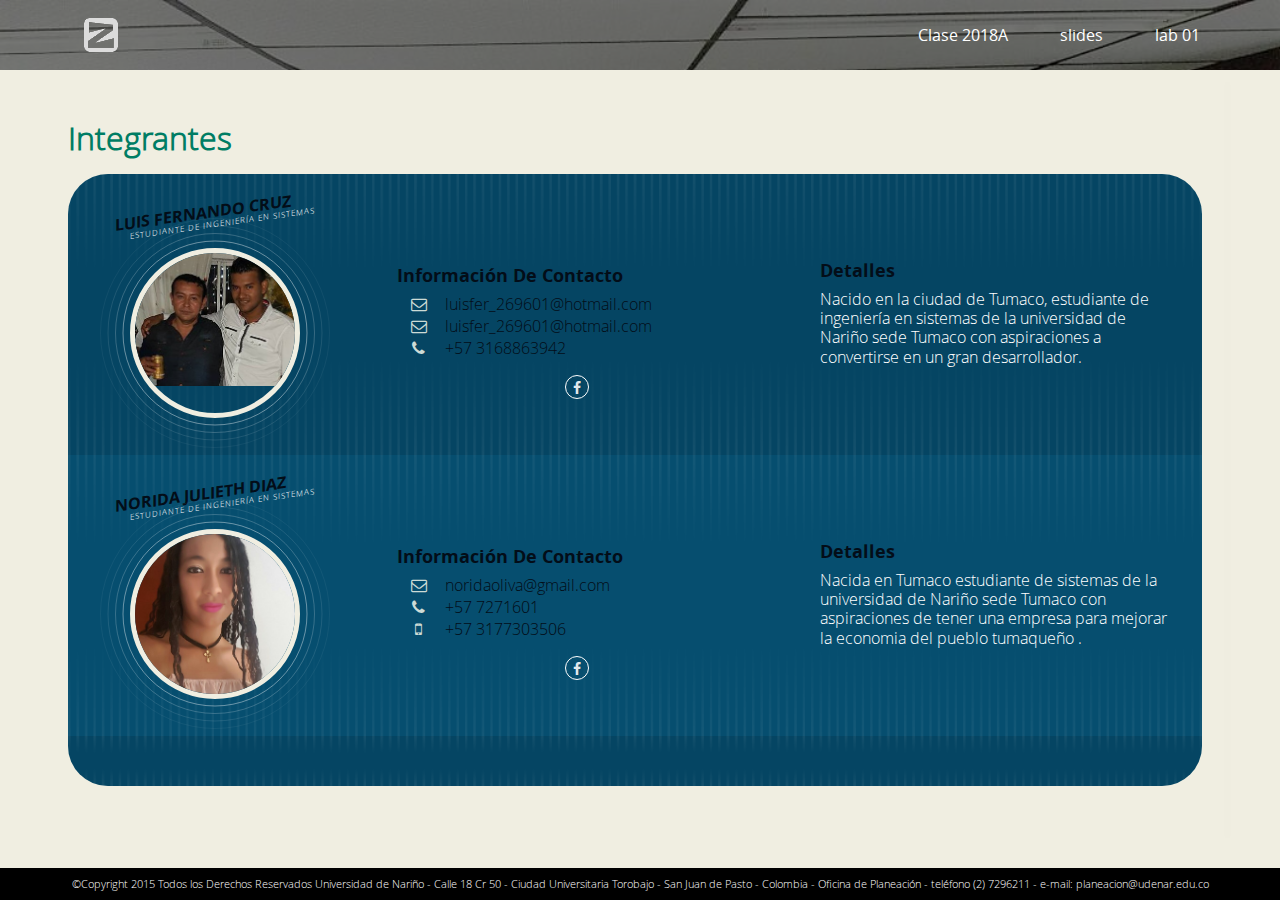
<file: index.html>
<!doctype html>
<html lang="en" class="no-js">

<head>
    <meta charset="UTF-8">
    <meta name="viewport" content="width=device-width, initial-scale=1">
    <meta name="author" content="Giancarlo Ortiz">
    <link rel="icon" href="favicon.png" type="image/x-icon" />
    <link rel="stylesheet" href="Content/css/theme.udenar.style.min.css">
    <link rel="stylesheet" href="Content/css/website.css">
    <link rel="stylesheet" href="Content/css/portfolio.css">
    <script src="Scripts/js/vendor/modernizr.js"></script>
    <title>Funcionarios Planeacion</title>
    <![CDATA[
        /*
        Name: Planeacion Udenar website
        Url: http://www.planeacion.udenar.edu.co/
        Org: Universidad de Nariño
        Url: http://www.udenar.edu.co/
        Theme: FLEZZ Website Template
        Version: 1.6
        Developer : Giancarlo Ortiz Benavides
        Url: http://www.zerez.org/
        Date: 10 mayo 2016
        */
        ]]>
</head>

<body>
    <!-- #cd-intro -->
    <section id="cd-intro-layout">
        <!-- end #cd-intro -->
    </section>
    <!-- cd-primary-nav -->
    <header class="cd-header">
        <div id="cd-logo">
            <a href="index.html">
                <img src="Content/img/background/clearfix.png" alt="">
            </a>
        </div>
        <nav class="cd-primary-nav">
            <ul>
                <!-- inser more links here -->
                <li>
                    <a href="foto.html">Clase 2018A</a>
                </li>
                <li>
                    <a href="slide.html">slides</a>
                </li>
                <li>
                    <a href="index.html">lab 01</a>
                </li>
            </ul>
        </nav>
        <!-- end cd-primary-nav -->
    </header>
    <main class="cd-main-content">
        <!-- SCROLL -->
        <div class="cd-fixed-content">
            <div class="flezz-scroll">
                <div class="scroll-content">
                    <div class="cd-scroll-conteiner">
                        <!-- CONTENT -->
                        <section class="cd-porfolio">
                            <h1>Integrantes</h1>
                            <ul class="people">
                                <li>
                                    <div>
                                        <div class="profile">
                                            <div class="porfolio-name">Luis Fernando Cruz </div>
                                            <div class="porfolio-title">Estudiante de ingeniería en sistemas </div>
                                            <div class="rings">
                                                <div></div>
                                                <div></div>
                                                <div></div>
                                                <div></div>
                                            </div>
                                            <div class="porfolio-image">
                                                <img src="Content/img/avatar/fernando.jpg" alt="">
                                            </div>
                                        </div>
                                    </div>
                                    <div>
                                        <div class="contact">
                                            <h2>información de Contacto</h2>
                                            <p>
                                                <a href="mailto:luisfer_269601@hotmail.com">
                                                    <i class="fa fa-envelope-o" aria-hidden="true"></i>
                                                </a>luisfer_269601@hotmail.com</p>
                                            <p>
                                                <a href="luisfer_269601@hotmail.com">
                                                    <i class="fa fa-envelope-o" aria-hidden="true"></i>
                                                </a>luisfer_269601@hotmail.com</p>
                                            <p>
                                                <a href="tel:03227210014">
                                                    <i class="fa fa-phone" aria-hidden="true"></i>
                                                </a>+57 3168863942</p>
                                            <p>
                                                <ul>
                                                    <!-- inser more links here -->
                                                    <li>
                                                        <a href="https://www.facebook.com/lr.luisrosero">
                                                            <i class="fa fa-facebook" aria-hidden="true"></i>
                                                        </a>
                                                    </li>

                                                </ul>
                                        </div>
                                    </div>
                                    <div>
                                        <div class="detail">
                                            <h2>Detalles</h2>
                                            <p>Nacido en la ciudad de Tumaco, estudiante de ingeniería en sistemas de la universidad de Nariño sede Tumaco con aspiraciones a convertirse en un gran desarrollador.</p>
                                        </div>
                                    </div>
                                </li>
                                <li>
                                    <div>
                                        <div class="profile">
                                            <div class="porfolio-name">Norida Julieth Diaz</div>
                                            <div class="porfolio-title">Estudiante de ingeniería en sistemas </div>
                                            <div class="rings">
                                                <div></div>
                                                <div></div>
                                                <div></div>
                                                <div></div>
                                            </div>
                                            <div class="porfolio-image">
                                                <img src="Content/img/avatar/norida.jpg" alt="">
                                            </div>
                                        </div>
                                    </div>
                                    <div>
                                        <div class="contact">
                                            <h2>información de Contacto</h2>
                                            <p>
                                                <a href="mailto:noridaoliva@gmail.com">
                                                    <i class="fa fa-envelope-o" aria-hidden="true"></i>
                                                </a>noridaoliva@gmail.com</p>

                                            <p>
                                                <a href="tel:3177303506">
                                                    <i class="fa fa-phone" aria-hidden="true"></i>
                                                </a>+57 7271601</p>
                                            <p>
                                                <a href="">
                                                    <i class="fa fa-mobile" aria-hidden="true"></i>
                                                </a>+57 3177303506</p>
                                            <ul>
                                                <!-- inser more links here -->
                                                <li>
                                                    <a href="https://www.facebook.com/norida.oliva">
                                                        <i class="fa fa-facebook" aria-hidden="true"></i>
                                                    </a>
                                                </li>

                                            </ul>
                                        </div>
                                    </div>
                                    <div>
                                        <div class="detail">
                                            <h2>Detalles</h2>
                                            <p>Nacida en Tumaco estudiante de sistemas de la universidad de Nariño sede Tumaco con aspiraciones de tener una empresa para mejorar la economia del pueblo tumaqueño .
                                            </p>
                                        </div>
                                    </div>
                                </li>
                                <li>

                    </div>
                    <div>

                    </div>
                    </li>
                    </ul>
                    </section>
                    <!-- END CONTENT -->
                </div>
            </div>
        </div>
        </div>
        <!-- END SCROLL -->
    </main>
    <footer class="cd-fotter-min">
        <div id="cd-news">©Copyright 2015 Todos los Derechos Reservados Universidad de Nariño - Calle 18 Cr 50 - Ciudad Universitaria Torobajo - San Juan de Pasto - Colombia - Oficina de Planeación - teléfono (2) 7296211 - e-mail: planeacion@udenar.edu.co</div>
    </footer>
    <!-- Resource jQuery -->
    <script src="Scripts/js/vendor/jquery.js"></script>
    <script src="Scripts/js/jquery.flezz.scroll.js"></script>
    <script src="Scripts/layout.website.js"></script>
</body>

</html>
</file>
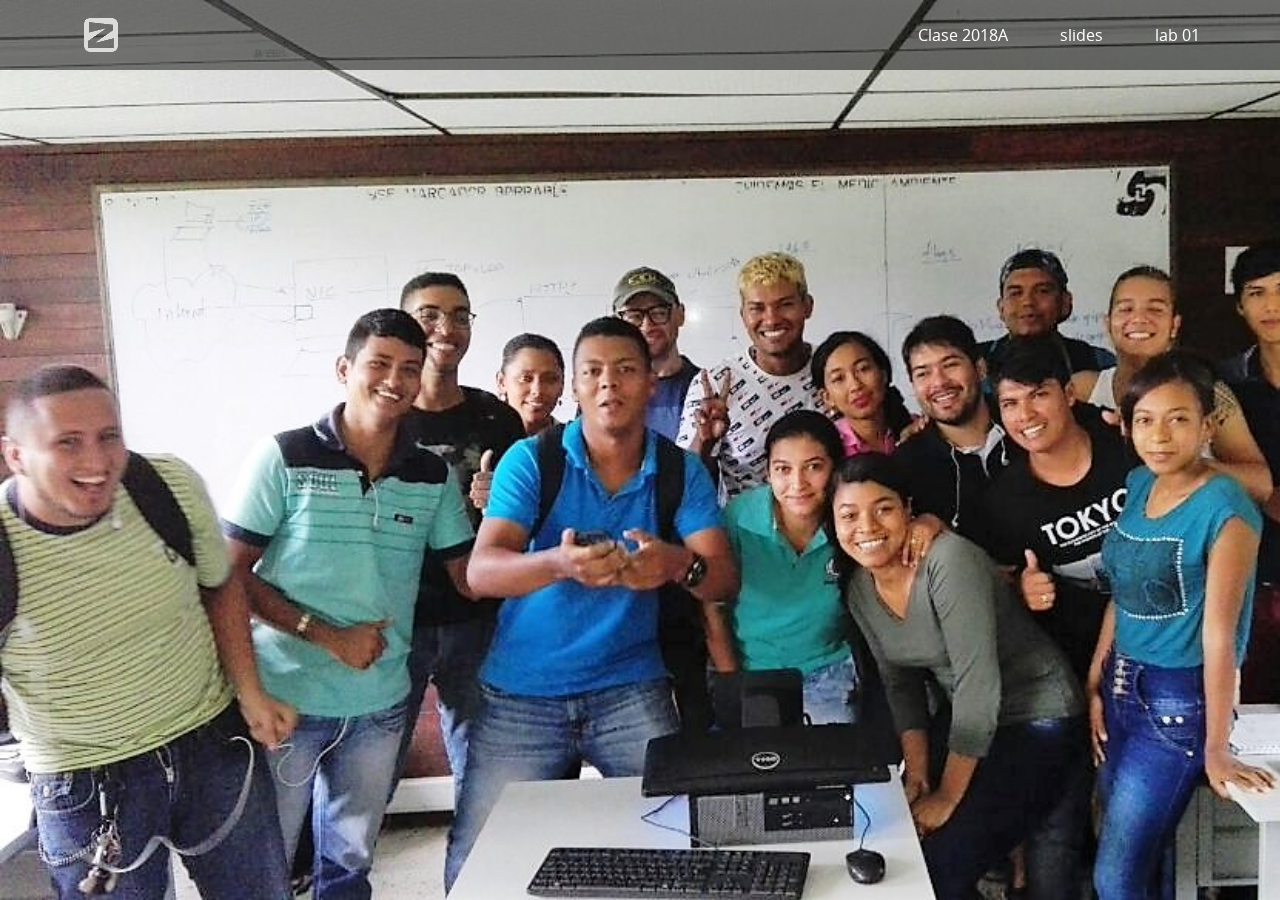
<file: foto.html>
<!doctype html>
<html lang="en" class="no-js">
    <head>
        <meta charset="UTF-8">
        <meta name="viewport" content="width=device-width, initial-scale=1">
        <meta name="author" content="Giancarlo Ortiz">
        <link rel="icon" href="favicon.png" type="image/x-icon" />
        <link rel="stylesheet" href="Content/css/theme.udenar.style.min.css">
        <link rel="stylesheet" href="Content/css/website.css">
        <link rel="stylesheet" href="Content/css/portfolio.css">
        <script src="Scripts/js/vendor/modernizr.js"></script>
        <title>Funcionarios Planeacion</title>        
        <![CDATA[
        /*
        Name: Planeacion Udenar website
        Url: http://www.planeacion.udenar.edu.co/
        Org: Universidad de Nariño
        Url: http://www.udenar.edu.co/
        Theme: FLEZZ Website Template
        Version: 1.6
        Developer : Giancarlo Ortiz Benavides
        Url: http://www.zerez.org/
        Date: 10 mayo 2016
        */
        ]]>
    </head>
    <body>
        <!-- #cd-intro -->
        <section id="cd-intro">
            <!-- end #cd-intro -->
        </section>
        <!-- cd-primary-nav -->
        <header class="cd-header">
            <div id="cd-logo"><a href="index.html"><img src="Content/img/background/clearfix.png" alt=""></a></div>
            <nav class="cd-primary-nav">
                <ul>
                    <!-- inser more links here -->
                    <li><a href="foto.html">Clase 2018A</a></li>
                    <li><a href="slide.html">slides</a></li>
                    <li><a href="index.html">lab 01</a></li>
                </ul>
            </nav>
            <!-- end cd-primary-nav -->
        </header>
        <main class="cd-main-content">
            <!-- SCROLL -->
            <div class="cd-fixed-content"><div class="flezz-scroll"><div class="scroll-content"><div class="cd-scroll-conteiner">

                </div></div></div></div>
            <!-- END SCROLL -->    
        </main>
        <footer class="cd-fotter-min">
            <div id="cd-news">©Copyright 2015 Todos los Derechos Reservados Universidad de Nariño  -  Calle 18 Cr 50  -  Ciudad Universitaria Torobajo  -  San Juan de Pasto  -  Colombia  -  Oficina de Planeación  -  teléfono (2) 7296211  -  e-mail: planeacion@udenar.edu.co</div>
        </footer>
        <!-- Resource jQuery -->
        <script src="Scripts/js/vendor/jquery.js"></script>
        <script src="Scripts/js/jquery.flezz.scroll.js"></script>
        <script src="Scripts/layout.website.js"></script>
    </body>
</html>
</file>
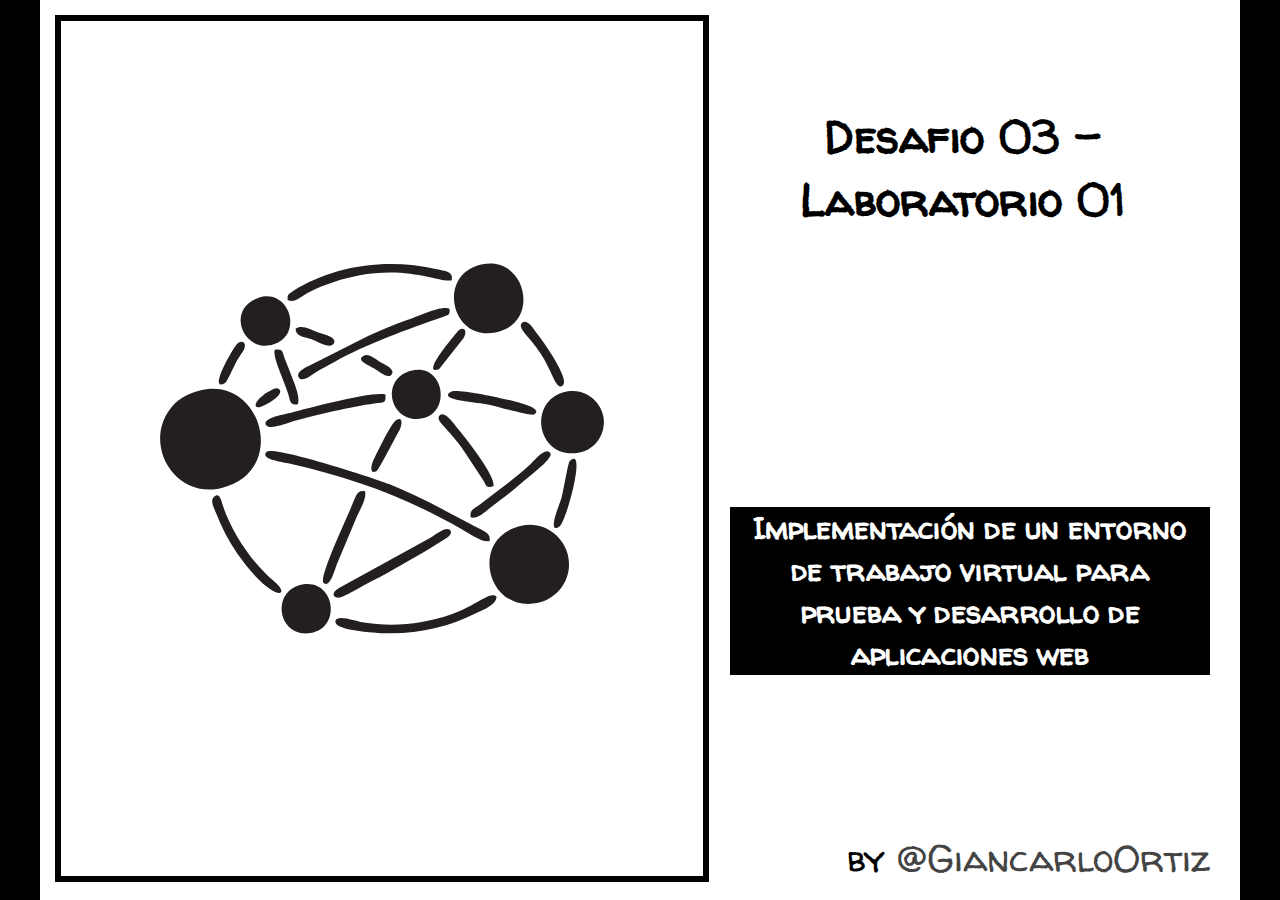
<file: slide.html>
<!DOCTYPE html>
<html>
<head>
	<meta http-equiv="Content-Type" content="text/html; charset=UTF-8">
	<meta charset="utf-8">
	<title>Presentacion Tesis</title>
	<!-- Content -->
    <!--Load the AJAX API-->
    <script type="text/javascript" src="https://www.google.com/jsapi"></script>
	<!--Load the AJAX API-->
	<script type="text/javascript" src="https://www.google.com/jsapi"></script>
	<script type="text/javascript">
	// Load the Visualization API and the piechart package.
	google.load('visualization', '1.0', {'packages':['corechart','table']});

	// Set a callback to run when the Google Visualization API is loaded.
	google.setOnLoadCallback(drawChart);

	// Callback that creates and populates a data table,
	// instantiates the pie chart, passes in the data and
	// draws it.
	function drawChart() {
		// Create the data table.
		var data = new google.visualization.DataTable();
		data.addColumn('string', 'Topping');
		data.addColumn('number', 'Slices');
		data.addRows([
		  ['Campus Virtual', 10],
		  ['Cursos Abiertos', 4],
		  ['Repositorios', 4],
		  ['Campus Abierto', 2],
		  ['Wiki', 5]
		]);
		// Set chart options
		var options = {'title':'Plataformas Evaluadas',
					   'width':800,
					   'height':600};
		// Instantiate and draw our chart, passing in some options.
		var chart = new google.visualization.PieChart(document.getElementById('chart_div'));
		chart.draw(data, options);
	}

	function drawVisualization() {
	  // Create and populate the data table.
	  var data = google.visualization.arrayToDataTable([
		['Name', 'Email'],
		['John Lennon', 'john@beatles.co.uk'],
		['Paul McCartney', 'paul@beatles.co.uk'],
		['George Harrison', 'george@beatles.co.uk'],
		['Ringo Starr', 'ringo@beatles.co.uk']
	  ]);

	  // Create and draw the visualization.
	  var table = new google.visualization.Table(document.getElementById('visualization'));

	  var formatter = new google.visualization.TablePatternFormat('<a href="mailto:{1}">{0}</a>');
	  formatter.format(data, [0, 1]); // Apply formatter and set the formatted value of the first column.

	  var view = new google.visualization.DataView(data);
	  view.setColumns([0]); // Create a view with the first column only.

	  table.draw(view, {allowHtml: true, showRowNumber: true});
	}

	google.setOnLoadCallback(drawVisualization);
	</script>
	<!-- Style -->
    <link href="http://fonts.googleapis.com/css?family=Walter+Turncoat:regular" rel="stylesheet">
    <link href="http://fonts.googleapis.com/css?family=Walter+Turncoat:regular" rel="stylesheet">
    <link rel="stylesheet" href="Content/css/styleslide.css">
    <!-- Default Style -->
    <style>
      * { margin: 0; padding: 0; }
      details {display: none;}
      body {
        width: 800px; height: 600px;
        margin-left: -400px; margin-top: -300px;
        position: absolute; top: 50%; left: 50%;
        overflow: hidden;
      }
      html {
        overflow: hidden;
      }
      section {
        position: absolute;
        pointer-events: none;
        width: 100%; height: 100%;
      }
      section[aria-selected] { pointer-events: auto;}
      body {display: none}
      body.loaded {display: block}
    </style>
</head>
<body class="loaded" style="-webkit-transform: scale(0.875);">
	<section id="intro" class="imgleft" aria-selected="true">
		<h1>Desafio 03 - Laboratorio 01</h1>
		<h2>Implementación de un entorno de trabajo virtual para prueba y desarrollo de aplicaciones web</h2>
		<img src="Content/img/sl/00.svg">
		<footer>by <a href="http://twitter.com/GiancarloOrtiz">@GiancarloOrtiz</a></footer>
		<details>
			Presentación
		</details>
	</section>
	<section class="chapter">
		<h1>Buena Suerte...!!!</h1>
	</section>
	<section>
		<ul>
			<li> ¡¡¡. . . Actividades !!!</li></br>
			<li><span>1</span>Hypervisor</li>
			<li><span>2</span>Instalación MV</li>
			<li><span>3</span>GNU/Linux</li>
			<li><span>4</span>Apache2</li>
			<li><span>5</span>Sitio Web</li>
		</ul>
	</section>
    <section class="only" >
		<h2>Esquema lógico</h2>	
		<img class="imgc" id="img16"src="Content/img/sl/logic.png" > 		
	</section>
	<section>
		<h1>Comencemos...</h1>
	</section>
		<section class="imgleft">
		<img id="fig1" src="Content/img/sl/01.svg">
		<h1 id="num1" onclick="ocultar('fig1');">Instalación<strong>1</strong><span>Hypervisor!</span></h1>
		<details>
			Instalación del Hypervisor Virtual Box....
		</details>
	</section>
	<section class="imgleft">
		<img id="fig2" src="Content/img/sl/02.svg">
		<h1 id="num2" onclick="ocultar('fig2');">Configuración<strong>2</strong><span>Maquina Virtual!</span></h1>
		<details>
			Configuración de la maquina Virtual....
		</details>
	</section>
	<section class="imgleft">
		<img id="fig3" src="Content/img/sl/03.svg">
		<h1 id="num3" onclick="ocultar('fig3');">Instalación<strong>3</strong><span>GNU/Linux!</span></h1>
		<details>
			Instalación del servidor UbuntuServer Xenial
		</details>
	</section>
    <section class="imgleft">
		<img id="fig4" src="Content/img/sl/04.svg">
		<h1 id="num4" onclick="ocultar('fig4');">Instalación<strong>4</strong><span>Apache!</span></h1>
		<details>
			Instalación del servidor web Apache....
		</details>
	</section>
    <section class="imgleft">
		<img id="fig5" src="Content/img/sl/05.svg">
		<h1 id="num5" onclick="ocultar('fig5');">Configuración<strong>5</strong><span>Sitio Web!</span></h1>
		<details>
			Configuración del sitio web de ejemplo....
		</details>
	</section>
	<section class="chapter">
		<h1>Quiénes?</h1>
	</section>
	<section class="aturtle">
		<h1>Estudiante 01</h1>
		<img src="Content/img/sl/avatar01.jpg">
		<p>reemplazar por gustos e intereses particulares<strong>su mayor deseo!!</strong></p>
	</section>
    <section class="chapter">
		<h1>End</h1>
	</section>
<script>
  var friendWindows = [];
  var idx = 1;
  var slides;

  /* main() */

  window.onload = function() {
    slides = document.querySelectorAll("body > section");
    onhashchange();
    setSlide();
    document.body.className = "loaded";
    setupTouchEvents();
    onresize();
  }

  /* Handle keys */

  window.onkeydown = function(e) {
    // Don't intercept keyboard shortcuts
    if (e.altKey || e.ctrlKey || e.metaKey || e.shiftKey) {
      return;
    }
    if ( e.keyCode == 37 // left arrow
      || e.keyCode == 38 // up arrow
      || e.keyCode == 33 // page up
    ) {
      e.preventDefault();
      back();
    }
    if ( e.keyCode == 39 // right arrow
      || e.keyCode == 40 // down arrow
      || e.keyCode == 34 // page down
    ) {
      e.preventDefault();
      forward();
    }

    if ( e.keyCode == 32) { // space
        e.preventDefault();
        toggleContent();
    }
  }

  /* Touch Events */

  function setupTouchEvents() {
    var orgX, orgY;
    var newX, newY;

    var body = document.body;
    body.addEventListener("touchstart", start, false);
    body.addEventListener("touchmove", move, false);
    body.addEventListener("touchend", end, false);

    function start(e) {
      e.preventDefault();
      orgX = e.changedTouches[0].pageX;
      orgY = e.changedTouches[0].pageY;
    }

    function move(e) {
      newX = e.changedTouches[0].pageX;
      newY = e.changedTouches[0].pageY;
    }

    function end(e) {
      if (orgX - newX > 10) {
        forward();
      } else {
        if (orgX - newY < 10) {
          back();
        }
      }
    }
  }

  /* Adapt the size of the slides to the window */

  window.onresize = function() {
    var sx = document.body.clientWidth / window.innerWidth;
    var sy = document.body.clientHeight / window.innerHeight;
    var transform = "scale(" + (1/Math.max(sx, sy)) + ")";
    document.body.style.MozTransform = transform;
    document.body.style.WebkitTransform = transform;
    document.body.style.OTransform = transform;
    document.body.style.msTransform = transform;
    document.body.style.transform = transform;
  }
  function getDetails(idx) {
    var s = document.querySelector("section:nth-of-type("+ idx +")");
    var d = s.querySelector("details");
    return d?d.innerHTML:"";
  }
  window.onmessage = function(e) {
    msg = e.data;
    win = e.source;
    if (msg === "register") {
      friendWindows.push(win);
      win.postMessage(JSON.stringify({method: "registered", title: document.title, count: slides.length}), "*");
      win.postMessage(JSON.stringify({method: "newslide", details: getDetails(idx), idx: idx}), "*");
      return;
    }
    if (msg === "back") back();
    if (msg === "forward") forward();
    if (msg === "toggleContent") toggleContent();
    // setSlide(42)
    var r = /setSlide\((\d+)\)/.exec(msg);
    if (r) {
        idx = r[1];
        setSlide();
    }
  }

  /* If a Video is present in this new slide, play it.
     If a Video is present in the previous slide, stop it. */

  function toggleContent() {
    var s = document.querySelector("section[aria-selected]");
    if (s) {
        var video = s.querySelector("video");
        if (video) {
            if (video.ended || video.paused) {
                video.play();
            } else {
                video.pause();
            }
        }
    }
  }

  /* If the user change the slide number in the URL bar, jump
     to this slide. */

  window.onhashchange = function(e) {
    var newidx = ~~window.location.hash.split("#")[1];
    if (!newidx) newidx = 1;
    if (newidx == idx) return;
    idx = newidx;
    setSlide();
  }

  /* Slide controls */

  function back() {
    if (idx == 1) return;
    idx--;
    setSlide();
  }
  function forward() {
    if (idx >= slides.length) return;
    idx++;
    setSlide();
  }
  function setSlide() {
    var old = document.querySelector("section[aria-selected]");
    var next = document.querySelector("section:nth-of-type("+ idx +")");
    if (old) {
      old.removeAttribute("aria-selected");
      var video = old.querySelector("video");
      if (video) { video.pause(); }
    }
    if (next) {
      next.setAttribute("aria-selected", "true");
      var video = next.querySelector("video");
      if (video) { video.play(); }
    } else {
      console.warn("No such slide: " + idx);
      idx = 0;
      for (var i = 0; i < slides.length; i++) {
          if (slides[i].hasAttribute("aria-selected")) {
              idx = i + 1;
          }
      }
    }
    window.location.hash = idx;
    for (var i = 0; i < friendWindows.length; i++) {
        friendWindows[i].postMessage(JSON.stringify({method: "newslide", details: getDetails(idx), idx: idx}), "*");
    }
  }
</script>
<!-- vim: set fdm=marker: }}} -->
<script language="JavaScript1.2">
	function ocultar(element){
		document.getElementById(element).style.display="none";
	}
</script>

</body></html>
</file>
<file: Content/css/website.css>
/* Generated by less 2.5.1 */
/* style designed by: Giancarlo Ortiz */
@font-face {
  font-family: "OpenSansLight";
  src: url("../fonts/OpenSans-Light.eot");
  src: url("../fonts/OpenSans-Light.eot?#iefix") format("embedded-opentype"), url([data-uri]) format("woff2"), url("../fonts/OpenSans-Light.woff") format("woff"), url("../fonts/OpenSans-Light.ttf") format("truetype"), url("../fonts/OpenSans-Light.svg#OpenSansLight") format("svg");
  font-weight: normal;
  font-style: normal;
}
@font-face {
  font-family: "BazarRegular";
  src: url("../fonts/BazarRegular.eot");
  src: url("../fonts/BazarRegular.eot?#iefix") format("embedded-opentype"), url([data-uri]) format("woff2"), url("../fonts/BazarRegular.woff") format("woff"), url("../fonts/BazarRegular.ttf") format("truetype"), url("../fonts/BazarRegular.svg#OpenSansLight") format("svg");
  font-weight: normal;
  font-style: normal;
}
@font-face {
  font-family: "OpenSansRegular";
  src: url("../fonts/OpenSans-Regular.eot?");
  src: url("../fonts/OpenSans-Regular.eot?#iefix") format("embedded-opentype"), url([data-uri]) format('woff2'), url("../fonts/OpenSans-Regular.woff") format("woff"), url("../fonts/OpenSans-Regular.ttf") format("truetype"), url("../fonts/OpenSans-Regular.svg#OpenSansRegular") format("svg");
  font-weight: normal;
  font-style: normal;
}
@font-face {
  font-family: "OpenSansBold";
  src: url("../fonts/OpenSans-Bold.eot");
  src: url("../fonts/OpenSans-Bold.eot?#iefix") format("embedded-opentype"), url([data-uri]) format('woff2'), url("../fonts/OpenSans-Bold.woff") format("woff"), url("../fonts/OpenSans-Bold.ttf") format("truetype"), url("../fonts/OpenSans-Bold.svg#OpenSansBold") format("svg");
  font-weight: normal;
  font-style: normal;
}
/* http://meyerweb.com/eric/tools/css/reset/ 
   v2.0 | 20110126
   License: none (public domain)
*/
html,
body,
div,
span,
applet,
object,
iframe,
h1,
h2,
h3,
h4,
h5,
h6,
p,
blockquote,
pre,
a,
abbr,
acronym,
address,
big,
cite,
code,
del,
dfn,
em,
img,
ins,
kbd,
q,
s,
samp,
small,
strike,
strong,
sub,
sup,
tt,
var,
b,
u,
i,
center,
dl,
dt,
dd,
ol,
ul,
li,
fieldset,
form,
label,
legend,
table,
caption,
tbody,
tfoot,
thead,
tr,
th,
td,
article,
aside,
canvas,
details,
embed,
figure,
figcaption,
footer,
header,
hgroup,
menu,
nav,
output,
ruby,
section,
summary,
time,
mark,
audio,
video {
  margin: 0;
  padding: 0;
  border: 0;
  font-size: 100%;
  font: inherit;
  vertical-align: baseline;
}
/* HTML5 display-role reset for older browsers */
article,
aside,
details,
figcaption,
figure,
footer,
header,
hgroup,
menu,
nav,
section,
main {
  display: block;
}
body {
  line-height: 1;
}
ol,
ul {
  list-style: none;
  margin-bottom: 3em;
}
blockquote,
q {
  quotes: none;
}
blockquote:before,
blockquote:after,
q:before,
q:after {
  content: '';
  content: none;
}
table {
  border-collapse: collapse;
  border-spacing: 0;
}
*,
*:after,
*:before {
  -webkit-box-sizing: border-box;
  -moz-box-sizing: border-box;
  box-sizing: border-box;
}
body {
  font-size: 100%;
  font-family: "OpenSansLight", sans-serif;
  color: #030d18;
  background-color: #f0eee1;
}
a {
  color: #007d64;
  text-decoration: none;
}
img {
  max-width: 100%;
}
@-webkit-keyframes animate-margin-top {
  0% {
    margin-top: 100px;
  }
  100% {
    margin-top: 70px;
  }
}
@-moz-keyframes animate-margin-top {
  0% {
    margin-top: 100px;
  }
  100% {
    margin-top: 70px;
  }
}
@keyframes animate-margin-top {
  0% {
    margin-top: 100px;
  }
  100% {
    margin-top: 70px;
  }
}
.flezz-scroll {
  position: relative;
  width: 100%;
  height: 100%;
  overflow: hidden;
}
.flezz-scroll > .scroll-content {
  position: absolute;
  overflow: scroll;
  overflow-x: hidden;
  top: 0;
  left: 0;
  bottom: 0;
  padding-left: 20px;
  padding-right: 20px;
}
.flezz-scroll > .scroll-content:focus {
  outline: thin dotted;
}
.flezz-scroll > .scroll-content::-webkit-scrollbar {
  display: none;
}
.flezz-scroll > .scroll-bar {
  background: rgba(2, 2, 2, 0.2);
  position: absolute;
  width: 7px;
  right: 1px;
  top: 1px;
  bottom: 1px;
  visibility: hidden\9;
  opacity: .01;
  -webkit-transition: .2s;
  -moz-transition: .2s;
  -o-transition: .2s;
  transition: .2s;
  -moz-border-radius: 5px;
  -webkit-border-radius: 5px;
  border-radius: 5px;
  margin: 10px 0 10px 13px;
}
.flezz-scroll > .scroll-bar:hover,
.flezz-scroll > .scroll-bar:active {
  width: 10.5px;
}
.flezz-scroll > .scroll-bar > .scroll-slider {
  background: #333;
  background: rgba(4, 4, 4, 0.4);
  position: relative;
  margin: 0 1px;
  -moz-border-radius: 3px;
  -webkit-border-radius: 3px;
  border-radius: 3px;
}
.flezz-scroll:hover > .scroll-bar,
.scroll-bar.active,
.scroll-bar.flashed {
  visibility: visible\9;
  opacity: 0.99;
}
.has-scrollbar > .scroll-content::-webkit-scrollbar {
  display: block;
}
.bar-min > .scroll-content {
  padding: 0;
}
.bar-min > .scroll-bar,
.bar-min > .scroll-bar:hover,
.bar-min > .scroll-bar:active {
  width: 4px;
}
#cd-intro-layout {
  display: none;
}
#cd-menu-layout {
  height: 70px !important;
}
.cd-fixed-content {
  position: absolute;
  top: 50px;
  left: 10px;
  width: calc(100% - 20px);
  height: calc(100% - 120px);
}
.cd-fixed-content .flezz-scroll {
  height: 100%;
  width: 94%;
  margin: 0 auto;
}
footer.cd-fotter-min {
  background-color: #007d64;
  color: white;
  position: fixed;
  bottom: 0;
  left: 0;
  width: 100%;
  height: 32px;
  line-height: 32px;
}
.cd-scroll-conteiner {
  margin: 10px 10px 0 0;
}
.cd-scroll-conteiner .cd-section-layout {
  margin: 0 10px 10px 0;
  border: 1px solid red;
  text-align: left;
}
@media only screen and (min-width: 768px) {
  .cd-fixed-content {
    top: 70px;
  }
  footer.cd-fotter-min {
    background-color: black;
  }
}
.button-primary a {
  background-color: #007d64;
}
.button-primary a:hover {
  background-color: #006350;
}
#max,
#min,
#med {
  width: calc(100% - 8px);
}
.tiles {
  padding-top: 2rem;
}
.cd-main-content h1 {
  font-size: 2rem;
  color: #007d64;
  font-weight: bold;
}
body {
  overflow-y: scroll;
}
#cd-convocatorias::after {
  clear: both;
}
#cd-news {
  height: 32px;
  line-height: 32px;
  padding-left: 10px;
  padding-right: 10px;
  text-align: center;
  background-color: #000000;
  color: white;
  font-size: 0.7em;
  overflow-x: hidden;
}
#cd-convocatorias:before,
#cd-convocatorias:after {
  content: " ";
  /* 1 */
  display: table;
  /* 2 */
}
#cd-convocatorias:after {
  clear: both;
}
#cd-intro-tagline {
  display: none;
}
#cd-logo a {
  display: block;
  line-height: 70px;
}
article {
  margin-top: 3em;
}
.funciones {
  list-style: square inside url('../img/icons/cd-bar-quality.svg') !important;
}
.funciones > li {
  display: block;
  margin-top: 20px;
  line-height: 1.4em;
  padding-left: 20px;
}
.funciones .item {
  display: inline-block;
}
footer {
  text-align: center;
}
footer > .footer-wrap {
  margin: auto;
  width: 80%;
}
.clearfix {
  clear: both;
  content: "";
}
div.slide img {
  width: 100%;
  opacity: 0.8;
}
div.slide img:hover {
  opacity: 1;
}
div.slide {
  display: inline-block;
  float: left;
  padding: 0.8rem;
  text-align: center;
  width: 100%;
}
div.slide p {
  font-weight: bold;
  font-size: 0.8rem;
}
div.slide ul a {
  color: dimgray;
  display: block;
  font-size: 0.8rem;
}
div.slide ul a:hover {
  color: blue;
}
div.group {
  display: inline-block;
  float: left;
  padding: 0.8rem;
  text-align: center;
  width: 100%;
}
div.group p {
  font-weight: bold;
  font-size: 0.8rem;
}
div.group ul a {
  color: dimgray;
  display: block;
  padding-top: 7px;
  font-size: 0.8rem;
}
div.group ul a:hover {
  color: blue;
}
.cd-container {
  width: 90%;
  max-width: 768px;
  margin: 0 auto;
}
.cd-container::after {
  clear: both;
  content: "";
  display: table;
}
.cd-header {
  position: absolute;
  top: 0;
  left: 0;
  width: 100%;
  height: 50px;
  box-shadow: 0 1px 3px rgba(0, 0, 0, 0.2);
  background-color: #007d64;
  z-index: 3;
  color: #ffffff;
}
.cd-header > #cd-logo {
  background-image: url('../img/icons/logo.w.png');
  background-size: cover;
  content: "";
  height: 50px;
  width: 100px;
  float: left;
  margin: 0 0 0 5%;
}
.cd-primary-nav {
  float: right;
  margin-right: 5%;
  width: 44px;
  height: 100%;
  background: url(../img/icons/cd-icon-menu.svg) no-repeat center center;
  background-size: 44px 44px;
}
.cd-primary-nav > ul {
  position: absolute;
  top: 0;
  left: 0;
  width: 100%;
  -webkit-transform: translateY(-100%);
  -moz-transform: translateY(-100%);
  -ms-transform: translateY(-100%);
  -o-transform: translateY(-100%);
  transform: translateY(-100%);
}
.cd-primary-nav > ul.is-visible {
  -webkit-transform: translateY(50px);
  -moz-transform: translateY(50px);
  -ms-transform: translateY(50px);
  -o-transform: translateY(50px);
  transform: translateY(50px);
}
.cd-primary-nav > ul a {
  font-family: 'OpenSansRegular';
  display: block;
  height: 50px;
  line-height: 50px;
  padding-left: 5%;
  background: #000101;
  border-top: 1px solid #051426;
  color: #ffffff;
}
.cd-primary-nav > ul a:hover {
  background-color: #007d64;
}
#cd-intro {
  position: relative;
  height: 100%;
  background: url('../img/background/back-intro.jpg') no-repeat;
  /*filter: blur(6px);**/
  background-size: cover;
  z-index: 2;
  color: #ffffff;
}
#cd-intro > #cd-intro-tagline {
  width: 90%;
  max-width: 1170px;
  margin: 0 auto;
  text-align: center;
  padding-top: 120px;
  color: white;
  text-shadow: 4px 4px 0px #000000;
}
#cd-intro h1 {
  font-family: 'BazarRegular';
  font-size: 40px;
  font-weight: 300;
  color: #ffffff;
  text-shadow: 4px 4px 0px #000000;
}
#cd-intro h2,
#cd-intro h3 {
  font-size: 18px;
  font-weight: 300;
  color: #ffffff;
  text-shadow: 3px 3px 7px #000000;
}
#cd-intro > span {
  background-image: url(../img/logos/logo_sig.png);
  background-size: cover;
  height: 70px;
  width: 140px;
  position: absolute;
  bottom: 20px;
  right: 20px;
}
.cd-btn {
  display: inline-block;
  padding: 1em 1.8em;
  border: 2px solid white;
  margin-top: 3em;
  border-radius: 20em;
  -webkit-backface-visibility: hidden;
  -moz-backface-visibility: hidden;
  backface-visibility: hidden;
  -webkit-font-smoothing: antialiased;
  -moz-osx-font-smoothing: grayscale;
  color: #ffffff;
}
.cd-btn:hover {
  background-color: rgba(245, 72, 74, 0.5);
  border-color: rgba(245, 72, 74, 0.3);
}
.cd-btn:active {
  border-color: white;
}
.no-touch .cd-btn:hover {
  background-color: #f5484a;
}
.cd-secondary-nav {
  position: relative;
  z-index: 3;
  -webkit-font-smoothing: antialiased;
  -moz-osx-font-smoothing: grayscale;
}
.cd-secondary-nav ul {
  position: fixed;
  width: 90%;
  max-width: 400px;
  right: 5%;
  bottom: 20px;
  border-radius: 0.25em;
  background: rgba(3, 13, 24, 0.96);
  visibility: hidden;
  z-index: 1;
  -webkit-backface-visibility: hidden;
  -moz-backface-visibility: hidden;
  backface-visibility: hidden;
  -webkit-transform: scale(0);
  -moz-transform: scale(0);
  -ms-transform: scale(0);
  -o-transform: scale(0);
  transform: scale(0);
  -webkit-transform-origin: 100% 100%;
  -moz-transform-origin: 100% 100%;
  -ms-transform-origin: 100% 100%;
  -o-transform-origin: 100% 100%;
  transform-origin: 100% 100%;
  -webkit-transition: -webkit-transform 0.3s, visibility 0s 0.3s;
  -moz-transition: -moz-transform 0.3s, visibility 0s 0.3s;
  -o-transition: transform 0.3s, visibility 0s 0.3s;
  transition: transform 0.3s, visibility 0s 0.3s;
}
.cd-secondary-nav ul li:hover {
  background-color: #007d64;
  border-top-color: #f9b101;
}
.cd-secondary-nav ul.is-visible {
  visibility: visible;
  -webkit-transform: scale(1);
  -moz-transform: scale(1);
  -ms-transform: scale(1);
  -o-transform: scale(1);
  transform: scale(1);
  -webkit-transition: -webkit-transform 0.3s, visibility 0s 0s;
  -moz-transition: -moz-transform 0.3s, visibility 0s 0s;
  -o-transition: transform 0.3s, visibility 0s 0s;
  transition: transform 0.3s, visibility 0s 0s;
}
.cd-secondary-nav li a {
  display: block;
  padding: 1.6em;
  border-bottom: 1px solid #092645;
  color: #f0eee1;
}
.cd-secondary-nav li a img {
  display: none;
}
.cd-secondary-nav li:last-child a {
  border-bottom: none;
}
.cd-secondary-nav-trigger {
  position: fixed;
  bottom: 20px;
  right: 5%;
  width: 44px;
  height: 44px;
  background: rgba(3, 13, 24, 0.96);
  border-radius: 0.25em;
  overflow: hidden;
  text-indent: 100%;
  white-space: nowrap;
  z-index: 2;
}
.cd-secondary-nav-trigger span {
  position: absolute;
  display: block;
  width: 4px;
  height: 4px;
  border-radius: 50%;
  background: #f0eee1;
  left: 50%;
  top: 50%;
  bottom: auto;
  right: auto;
  -webkit-transform: translateX(-50%) translateY(-50%);
  -moz-transform: translateX(-50%) translateY(-50%);
  -ms-transform: translateX(-50%) translateY(-50%);
  -o-transform: translateX(-50%) translateY(-50%);
  transform: translateX(-50%) translateY(-50%);
  -webkit-transition: background 0.3s;
  -moz-transition: background 0.3s;
  -o-transition: background 0.3s;
  transition: background 0.3s;
}
.cd-secondary-nav-trigger span::before,
.cd-secondary-nav-trigger span::after {
  content: '';
  position: absolute;
  background: inherit;
  width: 100%;
  height: 100%;
  border-radius: 50%;
}
.cd-secondary-nav-trigger span::before {
  right: -10px;
  -webkit-transform: rotate(0);
  -moz-transform: rotate(0);
  -ms-transform: rotate(0);
  -o-transform: rotate(0);
  transform: rotate(0);
}
.cd-secondary-nav-trigger span::after {
  left: -10px;
  -webkit-transform: rotate(0);
  -moz-transform: rotate(0);
  -ms-transform: rotate(0);
  -o-transform: rotate(0);
  transform: rotate(0);
}
.cd-secondary-nav-trigger.menu-is-open span {
  background: rgba(240, 238, 225, 0);
  width: 20px;
  height: 2px;
}
.cd-secondary-nav-trigger.menu-is-open span::before,
.cd-secondary-nav-trigger.menu-is-open span::after {
  background: #f0eee1;
  width: 100%;
  height: 100%;
  border-radius: 0;
  top: 0;
  left: 0;
}
.cd-secondary-nav-trigger.menu-is-open span::before {
  -webkit-transform: rotate(135deg);
  -moz-transform: rotate(135deg);
  -ms-transform: rotate(135deg);
  -o-transform: rotate(135deg);
  transform: rotate(135deg);
}
.cd-secondary-nav-trigger.menu-is-open span::after {
  -webkit-transform: rotate(225deg);
  -moz-transform: rotate(225deg);
  -ms-transform: rotate(225deg);
  -o-transform: rotate(225deg);
  transform: rotate(225deg);
}
.cd-section {
  margin: 0 auto;
  padding: 2em 0;
}
.cd-section h2 {
  font-size: 20px;
  font-size: 1.25rem;
  margin-bottom: .6em;
  font-weight: 700;
}
.cd-section p {
  line-height: 1.6;
}
@media only screen and (min-width: 550px) {
  div.group {
    width: 50%;
    text-align: left;
  }
  #text-two,
  #text-four {
    text-align: right !important;
  }
  div.slide img {
    width: 55%;
  }
  #min,
  #med {
    width: calc(50% - 8px);
  }
  #max {
    width: calc(100% - 8px);
  }
}
@media only screen and (min-width: 768px) {
  #text-two,
  #text-four,
  div.group {
    width: 25%;
    text-align: left !important;
  }
  #min,
  #med,
  #max {
    width: calc(33% - 8px);
  }
}
@media only screen and (min-width: 1150px) {
  div.slide,
  #text-two,
  #text-four,
  div.group {
    width: 20% !important;
  }
  div.slide img {
    width: 100%;
  }
}
@media only screen and (min-width: 768px) {
  .cd-header {
    height: 70px;
    background-color: rgba(0, 0, 0, 0.5);
    box-shadow: none;
    color: #ffffff;
  }
  .cd-header > #cd-logo {
    background-image: url('../img/icons/logo.b.png');
    background-size: cover;
    content: "";
    height: 70px;
    width: 140px;
    float: left;
    margin: 0 0 0 5%;
  }
  .cd-header > #cd-logo:hover {
    background-image: url('../img/icons/logo.w.png');
  }
  .cd-primary-nav {
    width: auto;
    height: auto;
    background: none;
  }
  .cd-primary-nav > ul {
    position: static;
    width: auto;
    -webkit-transform: translateY(0);
    -moz-transform: translateY(0);
    -ms-transform: translateY(0);
    -o-transform: translateY(0);
    transform: translateY(0);
    line-height: 70px;
  }
  .cd-primary-nav > ul.is-visible {
    -webkit-transform: translateY(0);
    -moz-transform: translateY(0);
    -ms-transform: translateY(0);
    -o-transform: translateY(0);
    transform: translateY(0);
  }
  .cd-primary-nav > ul > li {
    display: inline-block;
    margin-left: 1em;
  }
  .cd-primary-nav > ul > li > a {
    display: inline-block;
    height: auto;
    line-height: normal;
    background: transparent;
    padding: .6em 1em;
    border-top: none;
    color: #ffffff;
  }
  .cd-primary-nav > ul > li > a:hover {
    border-radius: 20em;
    background-color: rgba(5, 5, 5, 0.5);
  }
  #cd-intro-layout {
    position: relative;
    height: 70px;
    background: url('../img/background/back-intro.jpg') no-repeat;
    background-size: cover;
    z-index: 2;
    color: #ffffff;
    display: block;
  }
  #cd-intro {
    height: 100%;
  }
  #cd-intro #cd-intro-tagline {
    padding-top: 160px;
  }
  #cd-intro h1 {
    font-size: 32px;
    font-size: 2rem;
  }
}
@media only screen and (min-width: 1170px) {
  .has-top-margin {
    -webkit-animation: animate-margin-top 0.3s;
    -moz-animation: animate-margin-top 0.3s;
    -o-animation: animate-margin-top 0.3s;
    animation: animate-margin-top 0.3s;
    margin-top: 70px;
  }
  #cd-logo.is-hidden {
    opacity: 0;
    position: fixed;
    left: -20%;
    margin-left: 0;
    -webkit-transition: left 0.3s, opacity 0.3s;
    -moz-transition: left 0.3s, opacity 0.3s;
    -o-transition: left 0.3s, opacity 0.3s;
    transition: left 0.3s, opacity 0.3s;
  }
  #cd-logo.is-hidden.slide-in {
    left: 5%;
    opacity: 1;
  }
  #cd-intro {
    /*height: calc(100% - 160px);*/
      height: 100%;
  }
  #cd-intro #cd-intro-tagline {
    padding-top: 150px;
  }
  .cd-btn.is-hidden {
    opacity: 0;
    position: fixed;
    right: -20%;
    top: 0;
    padding: .8em 1.2em;
    margin: 14px 0 0;
    -webkit-transition: right 0.3s, opacity 0.3s;
    -moz-transition: right 0.3s, opacity 0.3s;
    -o-transition: right 0.3s, opacity 0.3s;
    transition: right 0.3s, opacity 0.3s;
  }
  .cd-btn.is-hidden.slide-in {
    right: 5%;
    opacity: 1;
  }
  .cd-secondary-nav {
    z-index: 1;
    height: 128px;
    border-top: 1px solid #006954;
    background-color: #00735c;
    -webkit-transition: height 0.3s;
    -moz-transition: height 0.3s;
    -o-transition: height 0.3s;
    transition: height 0.3s;
  }
  .cd-secondary-nav ul {
    position: static;
    width: auto;
    max-width: 100%;
    visibility: visible;
    -webkit-transform: scale(1);
    -moz-transform: scale(1);
    -ms-transform: scale(1);
    -o-transform: scale(1);
    transform: scale(1);
    text-align: center;
    background-color: transparent;
  }
  .cd-secondary-nav ul > li {
    border-top: 4px solid #00735c;
  }
  .cd-secondary-nav nav,
  .cd-secondary-nav ul,
  .cd-secondary-nav li,
  .cd-secondary-nav a {
    height: 100%;
  }
  .cd-secondary-nav-trigger {
    display: none;
  }
  .cd-secondary-nav li {
    display: inline-block;
    margin-left: -4px;
    width: 16%;
  }
  .cd-secondary-nav li > a {
    position: relative;
    text-align: center;
    display: block;
    padding: 80px 40px 0 40px;
    border-bottom: none;
    -webkit-transition: padding 0.2s;
    -moz-transition: padding 0.2s;
    -o-transition: padding 0.2s;
    transition: padding 0.2s;
  }
  .cd-secondary-nav li > a img {
    display: block;
  }
  .cd-secondary-nav li > a b {
    text-transform: uppercase;
    font-size: 13px;
    font-size: 0.8125rem;
    font-weight: 700;
    color: rgba(240, 238, 225, 0.9);
  }
  .cd-secondary-nav li a span {
    position: absolute;
    display: inline-block;
    width: 57px;
    height: 57px;
    top: 18px;
    left: 50%;
    right: auto;
    -webkit-transform: translateX(-50%);
    -moz-transform: translateX(-50%);
    -ms-transform: translateX(-50%);
    -o-transform: translateX(-50%);
    transform: translateX(-50%);
    background-repeat: no-repeat;
    -webkit-transition: opacity 0.2s;
    -moz-transition: opacity 0.2s;
    -o-transition: opacity 0.2s;
    transition: opacity 0.2s;
  }
  .cd-secondary-nav li a span img {
    height: 57px;
  }
  .cd-secondary-nav li a:hover b,
  .cd-secondary-nav li a.active b {
    color: #f9b101;
  }
  .cd-secondary-nav li:nth-child(1) a span {
    background-position: 0 0;
  }
  .cd-secondary-nav li:nth-child(2) a span {
    background-position: -40px 0;
  }
  .cd-secondary-nav li:nth-child(3) a span {
    background-position: -80px 0;
  }
  .cd-secondary-nav li:nth-child(4) a span {
    background-position: -120px 0;
  }
  .cd-secondary-nav li:nth-child(5) a span {
    background-position: -160px 0;
  }
  .cd-secondary-nav.is-fixed {
    position: fixed;
    left: 0;
    top: 0;
    height: 70px;
    width: 100%;
  }
  .cd-secondary-nav.animate-children {
    box-shadow: 0 1px 2px rgba(0, 0, 0, 0.2);
  }
  .cd-secondary-nav.animate-children ul {
    text-align: right;
    padding-right: 100px;
  }
  .cd-secondary-nav.animate-children ul li {
    width: auto;
  }
  .cd-secondary-nav.animate-children ul li a {
    padding: 26px 26px 0px 26px;
  }
  .cd-secondary-nav.animate-children li a span {
    opacity: 0;
  }
  .cd-section {
    margin: 0 auto;
    padding: 5rem 0;
  }
  .cd-section h2 {
    font-size: 1.875rem;
  }
  .cd-section p {
    font-size: 20px;
    font-size: 1.25rem;
  }
}
</file>
<file: Content/css/portfolio.css>
/* Generated by less 2.5.1 */

body {
    overflow-y: hidden;
}

.cd-porfolio {
    padding-top: 2em;
}

.cd-porfolio h1 {
    margin: 10px 0 20px 0;
}

.cd-porfolio h2 {
    margin: 1em 0 0.5em 0;
    font-family: "OpenSansBold";
    font-size: 1.15rem;
    text-transform: capitalize;
    text-align: left;
}

.cd-porfolio>ul>li {
    background: url("../img/background/element.png");
    background-size: 100% 100%;
    background-repeat: repeat-x;
}

.cd-porfolio>ul>li:nth-child(2n) {
    background-color: rgba(0, 0, 0, 0.1);
}

.cd-porfolio>ul>li:nth-child(2n+1) {
    background-color: rgba(0, 0, 0, 0.2);
}

.cd-porfolio>ul>li:first-child {
    border-top-left-radius: 40px;
    border-top-right-radius: 40px;
}

.cd-porfolio>ul>li:last-child {
    border-bottom-left-radius: 40px;
    border-bottom-right-radius: 40px;
}

.cd-porfolio>.people {
    background-color: #07577c;
    border-radius: 40px;
}

.cd-porfolio .rings {
    -webkit-transform: translateY(85px);
    -ms-transform: translateY(85px);
    transform: translateY(85px);
}

.cd-porfolio .rings>div {
    position: absolute;
    top: 0;
    left: 50%;
    -webkit-transform: translate(-50%, -50%);
    -ms-transform: translate(-50%, -50%);
    transform: translate(-50%, -50%);
    border: 1px solid #fff;
    border-radius: 115px;
}

.cd-porfolio .rings>div:nth-child(1) {
    width: 185px;
    height: 185px;
    opacity: 0.4;
}

.cd-porfolio .rings>div:nth-child(2) {
    width: 200px;
    height: 200px;
    opacity: 0.2;
}

.cd-porfolio .rings>div:nth-child(3) {
    width: 215px;
    height: 215px;
    opacity: 0.1;
}

.cd-porfolio .rings>div:nth-child(4) {
    width: 230px;
    height: 230px;
    opacity: 0.05;
}

.cd-porfolio>ul>li {
    padding: 15px 0 35px 0;
}

.cd-porfolio>ul>li>div {
    display: inline-block;
}

.cd-porfolio>ul>li>div:nth-child(1) {
    width: 100%;
}

.cd-porfolio>ul>li>div:nth-child(2) {
    width: 100%;
}

.cd-porfolio>ul>li>div:nth-child(3) {
    width: 100%;
}

.cd-porfolio .profile {
    width: 80%;
    margin: auto;
    max-width: 200px;
}

.cd-porfolio .profile .porfolio-image {
    position: relative;
    width: 170px;
    height: 170px;
    border: 5px solid #f0eee1;
    border-radius: 85px;
    margin: 0 10px 15px 0;
    overflow: hidden;
    margin: auto;
}

.cd-porfolio .profile .porfolio-image img {
    min-width: 170px;
    transition: all .8s ease;
}

.cd-porfolio .profile .porfolio-image:hover>img {
    min-width: 187px;
}

.cd-porfolio .profile .porfolio-name {
    font-family: "OpenSansBold";
    text-align: left;
    margin: 15px 0 0 0;
    text-transform: uppercase;
    -webkit-transform: skewY(-8deg);
    -ms-transform: skewY(-8deg);
    transform: skewY(-8deg);
}

.cd-porfolio .profile .porfolio-title {
    font-size: 0.5rem;
    margin-bottom: 20px;
    text-align: right;
    text-transform: uppercase;
    letter-spacing: 1px;
    -webkit-transform: skewY(-8deg);
    -ms-transform: skewY(-8deg);
    transform: skewY(-8deg);
    color: white;
}

.cd-porfolio .contact {
    padding: 0 30px;
    text-align: center;
}

.cd-porfolio .contact>p>a {
    color: #cddbd6;
}

.cd-porfolio .contact>p>a:hover {
    color: #ffffff;
}

.cd-porfolio .contact>p>a:hover i {
    transform: scale(1.2, 1);
}

.cd-porfolio .contact p {
    text-align: left;
    margin-bottom: 3px;
}

.cd-porfolio .contact p i,
.cd-porfolio .contact ul {
    margin: 0 14px;
}

.cd-porfolio .contact ul {
    margin-top: 1em;
}

.cd-porfolio .contact ul li {
    display: inline-block;
    border-radius: 12px;
    width: 24px;
    height: 24px;
    text-align: center;
}

.cd-porfolio .contact ul li a {
    display: block;
}

.cd-porfolio .contact ul li i {
    position: relative;
    text-align: center;
    font-size: 14px;
    color: rgba(255, 255, 255, 0.9);
    line-height: 1;
}

.cd-porfolio .contact ul li {
    background-color: transparent;
    border: 1px Solid White;
}

.cd-porfolio .contact ul li:nth-child(4) {
    padding-right: 0px;
}

.cd-porfolio .contact ul li:last-child {
    margin-bottom: 0;
}

.cd-porfolio .contact ul li:hover {
    transform: translateY(-2px);
}

.cd-porfolio .contact ul li:hover i {
    color: white;
}

.cd-porfolio .contact ul li i {
    top: 3px;
}

.cd-porfolio .detail {
    padding: 0 30px;
}

.cd-porfolio .detail p {
    color: white;
}

.cd-porfolio p {
    line-height: 1.2;
}

@media only screen and (min-width: 760px) {
    .cd-porfolio>ul>li>div:nth-child(1) {
        width: 44%;
    }
    .cd-porfolio>ul>li>div:nth-child(2) {
        width: 54%;
    }
    .cd-porfolio>ul>li>div:nth-child(3) {
        width: 100%;
    }
    .contact {
        width: 100%;
        margin: auto;
    }
}

@media only screen and (min-width: 1080px) {
    .cd-porfolio>ul>li>div:nth-child(1) {
        width: 26%;
    }
    .cd-porfolio>ul>li>div:nth-child(2) {
        width: 37%;
        vertical-align: top;
        margin-top: 60px;
    }
    .cd-porfolio>ul>li>div:nth-child(3) {
        width: 36%;
        vertical-align: top;
        margin-top: 55px;
    }
    .contact {
        width: 100%;
        margin: auto;
    }
}
</file>
<file: Content/css/styleslide.css>
@import url(http://fonts.googleapis.com/css?family=Abel);
html { background-color: black; }
body { background-color: white; font-family: 'Walter Turncoat', arial, serif; }
section > * { position: absolute; }

section { left: -150%; }
section[aria-selected] { left: 0; }
section[aria-selected] ~ section { left: +150% }

h1 {
	top: 200px;
	font-size: 70px;
	width: 100%;
	text-align: center;
}
ul {
	top: 50px;
	left: 200px;
	font-size: 50px;
	list-style-type: none;
}
ul li span {
	display: inline-block;
	width: 80px;
	text-align: center;
	color: white;
	background-color: black;
}

footer { display: block;
	text-align: right;
	font-style: normal;
	font-size: 25px;
	bottom: 10px; right: 20px;
}

a { color: #444!important; text-decoration: none; }
a:hover {text-decoration: underline;}


.aturtle img {
	top: 70px;
	left: 10px;
	width: 360px;
}

.aturtle h1 {
	width: auto;
	top: 60px;
	left: 400px;
	font-size: 50px;
}


.chapter {background-color: black;color: white;}

.imgleft h1 {
	left: 390px;
	bottom: 40px;
	top: auto;
	width: auto;
	text-align: center;
	font-size: 45px;	
}
.imgleft span {
color:#33B5E5;
}
.imgc{
width:70%;
padding: 15% 15% 0% 15%;
}
.only h2{
	color:#33B5E5;
	text-align: center;
	font-size: 45px;
}
.imgleft h1 strong {
	color: white;
	background-color: black;
	margin: 0 10px 0 10px;
	padding: 0 10px 0 10px;
	font-size: 100px;
	display: block;
	text-align: center;
	width: 350px;
}
.imgleft img:first-of-type {
	top: 10px;
	left: 10px;
	border: 4px solid black;
	height: 570px;
	min-width: 350px;
}
.imgleft img:nth-of-type(2) {
	right: 50px; left: auto;
	height: auto;
	width: 300px;
	border: none;
	top: auto;
	bottom: 300px;
}

#intro h1 {
	right: 20px;
	top: 70px; left: 450px;
	bottom: auto;
	font-size: 30px;
}
#intro h2 {
	left: 460px;
	right: 20px;
	bottom: 150px;
	color: white;
	background-color: black;
	padding: 0 10px 0 10px;
	font-size: 20px;
	text-align: center;
}

.aturtle strong {
	background-color: black;
	color: white;
	display: block;
	margin-top: 20px;
	padding-top: 10px;
	padding-bottom: 10px;
	text-align: center;
	font-size: 20px;
}

.aturtle p {
	top: 140px;
	font-size: 25px;
	left: 400px;
	right: 20px;
}

.video {
	background-color: black;
}
.video video {
	top: 0; left: 0;
	width: 800px;
	height: 600px;
}

#end * { left: 440px; }
#end h1 {
	width: auto;
	top: 50px;
	left: 550px;
	font-size: 50px;
}
#credits h2 {
	top: 60px;
	font-size: 30px;
}
#credits {
	top: 200px;
}
#credits li {
	font-size: 20px;
	margin-left: 10px;
}
#end img {
	top: 20px;
	left: 20px;
	border: 4px solid black;
	height: 560px;
}

/* Transition effect */
/* Feel free to change the transition effect for original
 animations. See here:
 https://developer.mozilla.org/en/CSS/CSS_transitions
 How to use CSS3 Transitions: */
section {
  -moz-transition: left 400ms linear 0s;
  -webkit-transition: left 400ms linear 0s;
  -o-transition: left 400ms linear 0s;
  -ms-transition: left 400ms linear 0s;
  transition: left 400ms linear 0s;
}

/* Before */
section { left: -150%; }
/* Now */
section[aria-selected] { left: 0; }
/* After */
section[aria-selected] ~ section { left: +150% }
</file>
<file: Content/css/theme.udenar.style.min.css>
﻿@font-face{font-family:"OpenSansRegular";src:url("../fonts/OpenSans-Regular.eot?");src:url("../fonts/OpenSans-Regular.eot?#iefix") format("embedded-opentype"),url([data-uri]) format('woff2'),url("../fonts/OpenSans-Regular.woff") format("woff"),url("../fonts/OpenSans-Regular.ttf") format("truetype"),url("../fonts/OpenSans-Regular.svg#OpenSansRegular") format("svg");font-weight:normal;font-style:normal}@font-face{font-family:"OpenSansLight";src:url("../fonts/OpenSans-Light.eot");src:url("../fonts/OpenSans-Light.eot?#iefix") format("embedded-opentype"),url([data-uri]) format("woff2"),url("../fonts/OpenSans-Light.woff") format("woff"),url("../fonts/OpenSans-Light.ttf") format("truetype"),url("../fonts/OpenSans-Light.svg#OpenSansLight") format("svg");font-weight:normal;font-style:normal}@font-face{font-family:"OpenSansBold";src:url("../fonts/OpenSans-Bold.eot");src:url("../fonts/OpenSans-Bold.eot?#iefix") format("embedded-opentype"),url([data-uri]) format('woff2'),url("../fonts/OpenSans-Bold.woff") format("woff"),url("../fonts/OpenSans-Bold.ttf") format("truetype"),url("../fonts/OpenSans-Bold.svg#OpenSansBold") format("svg");font-weight:normal;font-style:normal}@font-face{font-family:'FontAwesome';src:url('../fonts/fontawesome.eot?v=4.3.0');src:url('../fonts/fontawesome.eot?#iefix&v=4.3.0') format('embedded-opentype'),url([data-uri]) format('woff2'),url('../fonts/fontawesome.woff') format('woff'),url('../fonts/fontawesome.ttf') format('truetype'),url('../fonts/fontawesome.svg?v=4.3.0#fontawesomeregular') format('svg');font-weight:normal;font-style:normal}.fa-glass:before{content:""}.fa-music:before{content:""}.fa-search:before{content:""}.fa-envelope-o:before{content:""}.fa-heart:before{content:""}.fa-star:before{content:""}.fa-star-o:before{content:""}.fa-user:before{content:""}.fa-film:before{content:""}.fa-th-large:before{content:""}.fa-th:before{content:""}.fa-th-list:before{content:""}.fa-check:before{content:""}.fa-remove:before,.fa-close:before,.fa-times:before{content:""}.fa-search-plus:before{content:""}.fa-search-minus:before{content:""}.fa-power-off:before{content:""}.fa-signal:before{content:""}.fa-gear:before,.fa-cog:before{content:""}.fa-trash-o:before{content:""}.fa-home:before{content:""}.fa-file-o:before{content:""}.fa-clock-o:before{content:""}.fa-road:before{content:""}.fa-download:before{content:""}.fa-arrow-circle-o-down:before{content:""}.fa-arrow-circle-o-up:before{content:""}.fa-inbox:before{content:""}.fa-play-circle-o:before{content:""}.fa-rotate-right:before,.fa-repeat:before{content:""}.fa-refresh:before{content:""}.fa-list-alt:before{content:""}.fa-lock:before{content:""}.fa-flag:before{content:""}.fa-headphones:before{content:""}.fa-volume-off:before{content:""}.fa-volume-down:before{content:""}.fa-volume-up:before{content:""}.fa-qrcode:before{content:""}.fa-barcode:before{content:""}.fa-tag:before{content:""}.fa-tags:before{content:""}.fa-book:before{content:""}.fa-bookmark:before{content:""}.fa-print:before{content:""}.fa-camera:before{content:""}.fa-font:before{content:""}.fa-bold:before{content:""}.fa-italic:before{content:""}.fa-text-height:before{content:""}.fa-text-width:before{content:""}.fa-align-left:before{content:""}.fa-align-center:before{content:""}.fa-align-right:before{content:""}.fa-align-justify:before{content:""}.fa-list:before{content:""}.fa-dedent:before,.fa-outdent:before{content:""}.fa-indent:before{content:""}.fa-video-camera:before{content:""}.fa-photo:before,.fa-image:before,.fa-picture-o:before{content:""}.fa-pencil:before{content:""}.fa-map-marker:before{content:""}.fa-adjust:before{content:""}.fa-tint:before{content:""}.fa-edit:before,.fa-pencil-square-o:before{content:""}.fa-share-square-o:before{content:""}.fa-check-square-o:before{content:""}.fa-arrows:before{content:""}.fa-step-backward:before{content:""}.fa-fast-backward:before{content:""}.fa-backward:before{content:""}.fa-play:before{content:""}.fa-pause:before{content:""}.fa-stop:before{content:""}.fa-forward:before{content:""}.fa-fast-forward:before{content:""}.fa-step-forward:before{content:""}.fa-eject:before{content:""}.fa-chevron-left:before{content:""}.fa-chevron-right:before{content:""}.fa-plus-circle:before{content:""}.fa-minus-circle:before{content:""}.fa-times-circle:before{content:""}.fa-check-circle:before{content:""}.fa-question-circle:before{content:""}.fa-info-circle:before{content:""}.fa-crosshairs:before{content:""}.fa-times-circle-o:before{content:""}.fa-check-circle-o:before{content:""}.fa-ban:before{content:""}.fa-arrow-left:before{content:""}.fa-arrow-right:before{content:""}.fa-arrow-up:before{content:""}.fa-arrow-down:before{content:""}.fa-mail-forward:before,.fa-share:before{content:""}.fa-expand:before{content:""}.fa-compress:before{content:""}.fa-plus:before{content:""}.fa-minus:before{content:""}.fa-asterisk:before{content:""}.fa-exclamation-circle:before{content:""}.fa-gift:before{content:""}.fa-leaf:before{content:""}.fa-fire:before{content:""}.fa-eye:before{content:""}.fa-eye-slash:before{content:""}.fa-warning:before,.fa-exclamation-triangle:before{content:""}.fa-plane:before{content:""}.fa-calendar:before{content:""}.fa-random:before{content:""}.fa-comment:before{content:""}.fa-magnet:before{content:""}.fa-chevron-up:before{content:""}.fa-chevron-down:before{content:""}.fa-retweet:before{content:""}.fa-shopping-cart:before{content:""}.fa-folder:before{content:""}.fa-folder-open:before{content:""}.fa-arrows-v:before{content:""}.fa-arrows-h:before{content:""}.fa-bar-chart-o:before,.fa-bar-chart:before{content:""}.fa-twitter-square:before{content:""}.fa-facebook-square:before{content:""}.fa-camera-retro:before{content:""}.fa-key:before{content:""}.fa-gears:before,.fa-cogs:before{content:""}.fa-comments:before{content:""}.fa-thumbs-o-up:before{content:""}.fa-thumbs-o-down:before{content:""}.fa-star-half:before{content:""}.fa-heart-o:before{content:""}.fa-sign-out:before{content:""}.fa-linkedin-square:before{content:""}.fa-thumb-tack:before{content:""}.fa-external-link:before{content:""}.fa-sign-in:before{content:""}.fa-trophy:before{content:""}.fa-github-square:before{content:""}.fa-upload:before{content:""}.fa-lemon-o:before{content:""}.fa-phone:before{content:""}.fa-square-o:before{content:""}.fa-bookmark-o:before{content:""}.fa-phone-square:before{content:""}.fa-twitter:before{content:""}.fa-facebook-f:before,.fa-facebook:before{content:""}.fa-github:before{content:""}.fa-unlock:before{content:""}.fa-credit-card:before{content:""}.fa-rss:before{content:""}.fa-hdd-o:before{content:""}.fa-bullhorn:before{content:""}.fa-bell:before{content:""}.fa-certificate:before{content:""}.fa-hand-o-right:before{content:""}.fa-hand-o-left:before{content:""}.fa-hand-o-up:before{content:""}.fa-hand-o-down:before{content:""}.fa-arrow-circle-left:before{content:""}.fa-arrow-circle-right:before{content:""}.fa-arrow-circle-up:before{content:""}.fa-arrow-circle-down:before{content:""}.fa-globe:before{content:""}.fa-wrench:before{content:""}.fa-tasks:before{content:""}.fa-filter:before{content:""}.fa-briefcase:before{content:""}.fa-arrows-alt:before{content:""}.fa-group:before,.fa-users:before{content:""}.fa-chain:before,.fa-link:before{content:""}.fa-cloud:before{content:""}.fa-flask:before{content:""}.fa-cut:before,.fa-scissors:before{content:""}.fa-copy:before,.fa-files-o:before{content:""}.fa-paperclip:before{content:""}.fa-save:before,.fa-floppy-o:before{content:""}.fa-square:before{content:""}.fa-navicon:before,.fa-reorder:before,.fa-bars:before{content:""}.fa-list-ul:before{content:""}.fa-list-ol:before{content:""}.fa-strikethrough:before{content:""}.fa-underline:before{content:""}.fa-table:before{content:""}.fa-magic:before{content:""}.fa-truck:before{content:""}.fa-pinterest:before{content:""}.fa-pinterest-square:before{content:""}.fa-google-plus-square:before{content:""}.fa-google-plus:before{content:""}.fa-money:before{content:""}.fa-caret-down:before{content:""}.fa-caret-up:before{content:""}.fa-caret-left:before{content:""}.fa-caret-right:before{content:""}.fa-columns:before{content:""}.fa-unsorted:before,.fa-sort:before{content:""}.fa-sort-down:before,.fa-sort-desc:before{content:""}.fa-sort-up:before,.fa-sort-asc:before{content:""}.fa-envelope:before{content:""}.fa-linkedin:before{content:""}.fa-rotate-left:before,.fa-undo:before{content:""}.fa-legal:before,.fa-gavel:before{content:""}.fa-dashboard:before,.fa-tachometer:before{content:""}.fa-comment-o:before{content:""}.fa-comments-o:before{content:""}.fa-flash:before,.fa-bolt:before{content:""}.fa-sitemap:before{content:""}.fa-umbrella:before{content:""}.fa-paste:before,.fa-clipboard:before{content:""}.fa-lightbulb-o:before{content:""}.fa-exchange:before{content:""}.fa-cloud-download:before{content:""}.fa-cloud-upload:before{content:""}.fa-user-md:before{content:""}.fa-stethoscope:before{content:""}.fa-suitcase:before{content:""}.fa-bell-o:before{content:""}.fa-coffee:before{content:""}.fa-cutlery:before{content:""}.fa-file-text-o:before{content:""}.fa-building-o:before{content:""}.fa-hospital-o:before{content:""}.fa-ambulance:before{content:""}.fa-medkit:before{content:""}.fa-fighter-jet:before{content:""}.fa-beer:before{content:""}.fa-h-square:before{content:""}.fa-plus-square:before{content:""}.fa-angle-double-left:before{content:""}.fa-angle-double-right:before{content:""}.fa-angle-double-up:before{content:""}.fa-angle-double-down:before{content:""}.fa-angle-left:before{content:""}.fa-angle-right:before{content:""}.fa-angle-up:before{content:""}.fa-angle-down:before{content:""}.fa-desktop:before{content:""}.fa-laptop:before{content:""}.fa-tablet:before{content:""}.fa-mobile-phone:before,.fa-mobile:before{content:""}.fa-circle-o:before{content:""}.fa-quote-left:before{content:""}.fa-quote-right:before{content:""}.fa-spinner:before{content:""}.fa-circle:before{content:""}.fa-mail-reply:before,.fa-reply:before{content:""}.fa-github-alt:before{content:""}.fa-folder-o:before{content:""}.fa-folder-open-o:before{content:""}.fa-smile-o:before{content:""}.fa-frown-o:before{content:""}.fa-meh-o:before{content:""}.fa-gamepad:before{content:""}.fa-keyboard-o:before{content:""}.fa-flag-o:before{content:""}.fa-flag-checkered:before{content:""}.fa-terminal:before{content:""}.fa-code:before{content:""}.fa-mail-reply-all:before,.fa-reply-all:before{content:""}.fa-star-half-empty:before,.fa-star-half-full:before,.fa-star-half-o:before{content:""}.fa-location-arrow:before{content:""}.fa-crop:before{content:""}.fa-code-fork:before{content:""}.fa-unlink:before,.fa-chain-broken:before{content:""}.fa-question:before{content:""}.fa-info:before{content:""}.fa-exclamation:before{content:""}.fa-superscript:before{content:""}.fa-subscript:before{content:""}.fa-eraser:before{content:""}.fa-puzzle-piece:before{content:""}.fa-microphone:before{content:""}.fa-microphone-slash:before{content:""}.fa-shield:before{content:""}.fa-calendar-o:before{content:""}.fa-fire-extinguisher:before{content:""}.fa-rocket:before{content:""}.fa-maxcdn:before{content:""}.fa-chevron-circle-left:before{content:""}.fa-chevron-circle-right:before{content:""}.fa-chevron-circle-up:before{content:""}.fa-chevron-circle-down:before{content:""}.fa-html5:before{content:""}.fa-css3:before{content:""}.fa-anchor:before{content:""}.fa-unlock-alt:before{content:""}.fa-bullseye:before{content:""}.fa-ellipsis-h:before{content:""}.fa-ellipsis-v:before{content:""}.fa-rss-square:before{content:""}.fa-play-circle:before{content:""}.fa-ticket:before{content:""}.fa-minus-square:before{content:""}.fa-minus-square-o:before{content:""}.fa-level-up:before{content:""}.fa-level-down:before{content:""}.fa-check-square:before{content:""}.fa-pencil-square:before{content:""}.fa-external-link-square:before{content:""}.fa-share-square:before{content:""}.fa-compass:before{content:""}.fa-toggle-down:before,.fa-caret-square-o-down:before{content:""}.fa-toggle-up:before,.fa-caret-square-o-up:before{content:""}.fa-toggle-right:before,.fa-caret-square-o-right:before{content:""}.fa-euro:before,.fa-eur:before{content:""}.fa-gbp:before{content:""}.fa-dollar:before,.fa-usd:before{content:""}.fa-rupee:before,.fa-inr:before{content:""}.fa-cny:before,.fa-rmb:before,.fa-yen:before,.fa-jpy:before{content:""}.fa-ruble:before,.fa-rouble:before,.fa-rub:before{content:""}.fa-won:before,.fa-krw:before{content:""}.fa-bitcoin:before,.fa-btc:before{content:""}.fa-file:before{content:""}.fa-file-text:before{content:""}.fa-sort-alpha-asc:before{content:""}.fa-sort-alpha-desc:before{content:""}.fa-sort-amount-asc:before{content:""}.fa-sort-amount-desc:before{content:""}.fa-sort-numeric-asc:before{content:""}.fa-sort-numeric-desc:before{content:""}.fa-thumbs-up:before{content:""}.fa-thumbs-down:before{content:""}.fa-youtube-square:before{content:""}.fa-youtube:before{content:""}.fa-xing:before{content:""}.fa-xing-square:before{content:""}.fa-youtube-play:before{content:""}.fa-dropbox:before{content:""}.fa-stack-overflow:before{content:""}.fa-instagram:before{content:""}.fa-flickr:before{content:""}.fa-adn:before{content:""}.fa-bitbucket:before{content:""}.fa-bitbucket-square:before{content:""}.fa-tumblr:before{content:""}.fa-tumblr-square:before{content:""}.fa-long-arrow-down:before{content:""}.fa-long-arrow-up:before{content:""}.fa-long-arrow-left:before{content:""}.fa-long-arrow-right:before{content:""}.fa-apple:before{content:""}.fa-windows:before{content:""}.fa-android:before{content:""}.fa-linux:before{content:""}.fa-dribbble:before{content:""}.fa-skype:before{content:""}.fa-foursquare:before{content:""}.fa-trello:before{content:""}.fa-female:before{content:""}.fa-male:before{content:""}.fa-gittip:before,.fa-gratipay:before{content:""}.fa-sun-o:before{content:""}.fa-moon-o:before{content:""}.fa-archive:before{content:""}.fa-bug:before{content:""}.fa-vk:before{content:""}.fa-weibo:before{content:""}.fa-renren:before{content:""}.fa-pagelines:before{content:""}.fa-stack-exchange:before{content:""}.fa-arrow-circle-o-right:before{content:""}.fa-arrow-circle-o-left:before{content:""}.fa-toggle-left:before,.fa-caret-square-o-left:before{content:""}.fa-dot-circle-o:before{content:""}.fa-wheelchair:before{content:""}.fa-vimeo-square:before{content:""}.fa-turkish-lira:before,.fa-try:before{content:""}.fa-plus-square-o:before{content:""}.fa-space-shuttle:before{content:""}.fa-slack:before{content:""}.fa-envelope-square:before{content:""}.fa-wordpress:before{content:""}.fa-openid:before{content:""}.fa-institution:before,.fa-bank:before,.fa-university:before{content:""}.fa-mortar-board:before,.fa-graduation-cap:before{content:""}.fa-yahoo:before{content:""}.fa-google:before{content:""}.fa-reddit:before{content:""}.fa-reddit-square:before{content:""}.fa-stumbleupon-circle:before{content:""}.fa-stumbleupon:before{content:""}.fa-delicious:before{content:""}.fa-digg:before{content:""}.fa-pied-piper:before{content:""}.fa-pied-piper-alt:before{content:""}.fa-drupal:before{content:""}.fa-joomla:before{content:""}.fa-language:before{content:""}.fa-fax:before{content:""}.fa-building:before{content:""}.fa-child:before{content:""}.fa-paw:before{content:""}.fa-spoon:before{content:""}.fa-cube:before{content:""}.fa-cubes:before{content:""}.fa-behance:before{content:""}.fa-behance-square:before{content:""}.fa-steam:before{content:""}.fa-steam-square:before{content:""}.fa-recycle:before{content:""}.fa-automobile:before,.fa-car:before{content:""}.fa-cab:before,.fa-taxi:before{content:""}.fa-tree:before{content:""}.fa-spotify:before{content:""}.fa-deviantart:before{content:""}.fa-soundcloud:before{content:""}.fa-database:before{content:""}.fa-file-pdf-o:before{content:""}.fa-file-word-o:before{content:""}.fa-file-excel-o:before{content:""}.fa-file-powerpoint-o:before{content:""}.fa-file-photo-o:before,.fa-file-picture-o:before,.fa-file-image-o:before{content:""}.fa-file-zip-o:before,.fa-file-archive-o:before{content:""}.fa-file-sound-o:before,.fa-file-audio-o:before{content:""}.fa-file-movie-o:before,.fa-file-video-o:before{content:""}.fa-file-code-o:before{content:""}.fa-vine:before{content:""}.fa-codepen:before{content:""}.fa-jsfiddle:before{content:""}.fa-life-bouy:before,.fa-life-buoy:before,.fa-life-saver:before,.fa-support:before,.fa-life-ring:before{content:""}.fa-circle-o-notch:before{content:""}.fa-ra:before,.fa-rebel:before{content:""}.fa-ge:before,.fa-empire:before{content:""}.fa-git-square:before{content:""}.fa-git:before{content:""}.fa-hacker-news:before{content:""}.fa-tencent-weibo:before{content:""}.fa-qq:before{content:""}.fa-wechat:before,.fa-weixin:before{content:""}.fa-send:before,.fa-paper-plane:before{content:""}.fa-send-o:before,.fa-paper-plane-o:before{content:""}.fa-history:before{content:""}.fa-genderless:before,.fa-circle-thin:before{content:""}.fa-header:before{content:""}.fa-paragraph:before{content:""}.fa-sliders:before{content:""}.fa-share-alt:before{content:""}.fa-share-alt-square:before{content:""}.fa-bomb:before{content:""}.fa-soccer-ball-o:before,.fa-futbol-o:before{content:""}.fa-tty:before{content:""}.fa-binoculars:before{content:""}.fa-plug:before{content:""}.fa-slideshare:before{content:""}.fa-twitch:before{content:""}.fa-yelp:before{content:""}.fa-newspaper-o:before{content:""}.fa-wifi:before{content:""}.fa-calculator:before{content:""}.fa-paypal:before{content:""}.fa-google-wallet:before{content:""}.fa-cc-visa:before{content:""}.fa-cc-mastercard:before{content:""}.fa-cc-discover:before{content:""}.fa-cc-amex:before{content:""}.fa-cc-paypal:before{content:""}.fa-cc-stripe:before{content:""}.fa-bell-slash:before{content:""}.fa-bell-slash-o:before{content:""}.fa-trash:before{content:""}.fa-copyright:before{content:""}.fa-at:before{content:""}.fa-eyedropper:before{content:""}.fa-paint-brush:before{content:""}.fa-birthday-cake:before{content:""}.fa-area-chart:before{content:""}.fa-pie-chart:before{content:""}.fa-line-chart:before{content:""}.fa-lastfm:before{content:""}.fa-lastfm-square:before{content:""}.fa-toggle-off:before{content:""}.fa-toggle-on:before{content:""}.fa-bicycle:before{content:""}.fa-bus:before{content:""}.fa-ioxhost:before{content:""}.fa-angellist:before{content:""}.fa-cc:before{content:""}.fa-shekel:before,.fa-sheqel:before,.fa-ils:before{content:""}.fa-meanpath:before{content:""}.fa-buysellads:before{content:""}.fa-connectdevelop:before{content:""}.fa-dashcube:before{content:""}.fa-forumbee:before{content:""}.fa-leanpub:before{content:""}.fa-sellsy:before{content:""}.fa-shirtsinbulk:before{content:""}.fa-simplybuilt:before{content:""}.fa-skyatlas:before{content:""}.fa-cart-plus:before{content:""}.fa-cart-arrow-down:before{content:""}.fa-diamond:before{content:""}.fa-ship:before{content:""}.fa-user-secret:before{content:""}.fa-motorcycle:before{content:""}.fa-street-view:before{content:""}.fa-heartbeat:before{content:""}.fa-venus:before{content:""}.fa-mars:before{content:""}.fa-mercury:before{content:""}.fa-transgender:before{content:""}.fa-transgender-alt:before{content:""}.fa-venus-double:before{content:""}.fa-mars-double:before{content:""}.fa-venus-mars:before{content:""}.fa-mars-stroke:before{content:""}.fa-mars-stroke-v:before{content:""}.fa-mars-stroke-h:before{content:""}.fa-neuter:before{content:""}.fa-facebook-official:before{content:""}.fa-pinterest-p:before{content:""}.fa-whatsapp:before{content:""}.fa-server:before{content:""}.fa-user-plus:before{content:""}.fa-user-times:before{content:""}.fa-hotel:before,.fa-bed:before{content:""}.fa-viacoin:before{content:""}.fa-train:before{content:""}.fa-subway:before{content:""}.fa-medium:before{content:""}.fa{font-family:'FontAwesome';font-style:normal;font-weight:normal;font-variant:normal;text-decoration:none;line-height:1;width:1em;text-align:center;text-rendering:auto;-webkit-font-smoothing:antialiased;-moz-osx-font-smoothing:grayscale;-moz-transform:translate(0,0);-ms-transform:translate(0,0);-o-transform:translate(0,0);-webkit-transform:translate(0,0);transform:translate(0,0);display:inline-block}.fa-2x{font-family:'FontAwesome';font-style:normal;font-weight:normal;font-variant:normal;text-decoration:none;line-height:1;width:1em;text-align:center;text-rendering:auto;-webkit-font-smoothing:antialiased;-moz-osx-font-smoothing:grayscale;-moz-transform:translate(0,0);-ms-transform:translate(0,0);-o-transform:translate(0,0);-webkit-transform:translate(0,0);transform:translate(0,0);font-size:2em;display:inline-block}.fa-3x{font-family:'FontAwesome';font-style:normal;font-weight:normal;font-variant:normal;text-decoration:none;line-height:1;width:1em;text-align:center;text-rendering:auto;-webkit-font-smoothing:antialiased;-moz-osx-font-smoothing:grayscale;-moz-transform:translate(0,0);-ms-transform:translate(0,0);-o-transform:translate(0,0);-webkit-transform:translate(0,0);transform:translate(0,0);font-size:3em;display:inline-block}a[class~="white-back"]{background-color:#fafafa}a[class~="black-back"]{background-color:#0a0a0f}a[class~="blue-back"],a[class~="accent"]{background-color:#1ba1e2}a[class~="brown-back"]{background-color:#a05000}a[class~="green-back"]{background-color:#393}a[class~="lime-back"]{background-color:#8cbf26}a[class~="magenta-back"]{background-color:#ff0097}a[class~="orange-back"]{background-color:#f09609}a[class~="pink-back"]{background-color:#e671b8}a[class~="purple-back"]{background-color:#a200ff}a[class~="red-back"]{background-color:#e51400}a[class~="teal-back"]{background-color:#00aba9}html{font-family:sans-serif;-ms-text-size-adjust:100%;-webkit-text-size-adjust:100%}body{margin:0}article,aside,details,figcaption,figure,footer,header,hgroup,main,nav,section,summary{display:block}audio,canvas,progress,video{display:inline-block;vertical-align:baseline}audio:not([controls]){display:none;height:0}[hidden],template{display:none}a{background:transparent}a:active,a:hover{outline:0}abbr[title]{border-bottom:1px dotted}b,strong{font-weight:bold}dfn{font-style:italic}h1{font-size:2em;margin:.67em 0}mark{background:#ff0;color:#000}small{font-size:80%}sub,sup{font-size:75%;line-height:0;position:relative;vertical-align:baseline}sup{top:-.5em}sub{bottom:-.25em}img{border:0}svg:not(:root){overflow:hidden}figure{margin:1em 40px}hr{-moz-box-sizing:content-box;box-sizing:content-box;height:0}pre{overflow:auto}code,kbd,pre,samp{font-family:monospace,monospace;font-size:1em}button,input,optgroup,select,textarea{color:inherit;font:inherit;margin:0}button{overflow:visible}button,select{text-transform:none}button,html input[type="button"]{-webkit-appearance:button;cursor:pointer}button[disabled],html input[disabled]{cursor:default}button input::-moz-focus-inner{border:0;padding:0}input{line-height:normal}input[type="reset"],input[type="submit"]{-webkit-appearance:button;cursor:pointer}input[type="checkbox"],input[type="radio"]{box-sizing:border-box;padding:0}input[type="number"]::-webkit-inner-spin-button,input[type="number"]::-webkit-outer-spin-button{height:auto}input[type="search"]{-webkit-appearance:textfield;-moz-box-sizing:content-box;-webkit-box-sizing:content-box;box-sizing:content-box}input[type="search"]::-webkit-search-cancel-button,input[type="search"]::-webkit-search-decoration{-webkit-appearance:none}fieldset{border:1px solid silver;margin:0 2px;padding:.35em .625em .75em}legend{border:0;padding:0}textarea{overflow:auto}optgroup{font-weight:bold}table{border-collapse:collapse;border-spacing:0}td,th{padding:0}html{font-family:"OpenSansLight","RobotoLight","Segoe UI Light","Helvetica Neue",sans-serif;height:100%}body{height:100%;width:100%;z-index:1;background-color:#356c8d;color:#f5f5f7;font-size:1rem;overflow:hidden;-webkit-user-select:none;-moz-user-select:none;-ms-user-select:none;user-select:none}.flezz-scroll{position:relative;width:100%;height:100%;overflow:hidden}.flezz-scroll>.scroll-content{position:absolute;overflow:scroll;overflow-x:hidden;top:0;left:0;bottom:0;padding-left:20px;padding-right:20px}.flezz-scroll>.scroll-content:focus{outline:thin dotted}.flezz-scroll>.scroll-content::-webkit-scrollbar{display:none}.flezz-scroll>.scroll-bar{background:rgba(2,2,2,.2);position:absolute;width:7px;right:1px;top:1px;bottom:1px;visibility:hidden\9;opacity:.01;-webkit-transition:.2s;-moz-transition:.2s;-o-transition:.2s;transition:.2s;-moz-border-radius:5px;-webkit-border-radius:5px;border-radius:5px;margin:10px 0 10px 13px}.flezz-scroll>.scroll-bar:hover,.flezz-scroll>.scroll-bar:active{width:10.5px}.flezz-scroll>.scroll-bar>.scroll-slider{background:#333;background:rgba(4,4,4,.4);position:relative;margin:0 1px;-moz-border-radius:3px;-webkit-border-radius:3px;border-radius:3px}.flezz-scroll:hover>.scroll-bar,.scroll-bar.active,.scroll-bar.flashed{visibility:visible\9;opacity:.99}.has-scrollbar>.scroll-content::-webkit-scrollbar{display:block}.bar-min>.scroll-content{padding:0}.bar-min>.scroll-bar,.bar-min>.scroll-bar:hover,.bar-min>.scroll-bar:active{width:4px}ul{margin:0;padding:0;list-style:none}ul li{margin:0;padding:0}a{background-color:transparent;color:#3b5998;text-decoration:none}a:hover{outline:0;color:#0084b4}input{outline:0}.button-round-primary{display:inline-block;-webkit-user-select:none;-moz-user-select:none;-ms-user-select:none;user-select:none;padding:1px}.button-round-primary>a{cursor:pointer;font-family:"OpenSansRegular","RobotoRegular","Segoe UI","Helvetica",sans-serif;font-size:1.3rem;padding:.65rem 1.2rem;display:block;line-height:1.42857143;background-color:#286090;color:#fff;border:1px solid transparent;text-decoration:none;-moz-transition:background-color 300ms ease-out;-o-transition:background-color 300ms ease-out;-webkit-transition:background-color 300ms ease-out;transition:background-color 300ms ease-out;border-radius:2.5em;text-transform:capitalize}.button-round-primary>a:hover{background-color:#1e5380;border-color:rgba(0,0,0,0)}.button-round-primary>a:active{border-width:0;margin:1px}.button-round-secondary{display:inline-block;-webkit-user-select:none;-moz-user-select:none;-ms-user-select:none;user-select:none;padding:1px}.button-round-secondary>a{cursor:pointer;font-family:"OpenSansRegular","RobotoRegular","Segoe UI","Helvetica",sans-serif;font-size:1.3rem;padding:.65rem 1.2rem;display:block;line-height:1.42857143;background-color:#b9b9b9;color:#fff;border:1px solid transparent;text-decoration:none;-moz-transition:background-color 300ms ease-out;-o-transition:background-color 300ms ease-out;-webkit-transition:background-color 300ms ease-out;transition:background-color 300ms ease-out;border-radius:2.5em;text-transform:capitalize}.button-round-secondary>a:hover{background-color:#b0a8a8;border-color:rgba(0,0,0,0)}.button-round-secondary>a:active{border-width:0;margin:1px}.button-round-success{display:inline-block;-webkit-user-select:none;-moz-user-select:none;-ms-user-select:none;user-select:none;padding:1px}.button-round-success>a{cursor:pointer;font-family:"OpenSansRegular","RobotoRegular","Segoe UI","Helvetica",sans-serif;font-size:1.3rem;padding:.65rem 1.2rem;display:block;line-height:1.42857143;background-color:#449d44;color:#fff;border:1px solid transparent;text-decoration:none;-moz-transition:background-color 300ms ease-out;-o-transition:background-color 300ms ease-out;-webkit-transition:background-color 300ms ease-out;transition:background-color 300ms ease-out;border-radius:2.5em;text-transform:capitalize}.button-round-success>a:hover{background-color:#379037;border-color:rgba(0,0,0,0)}.button-round-success>a:active{border-width:0;margin:1px}.button-round-danger{display:inline-block;-webkit-user-select:none;-moz-user-select:none;-ms-user-select:none;user-select:none;padding:1px}.button-round-danger>a{cursor:pointer;font-family:"OpenSansRegular","RobotoRegular","Segoe UI","Helvetica",sans-serif;font-size:1.3rem;padding:.65rem 1.2rem;display:block;line-height:1.42857143;background-color:#d9534f;color:#fff;border:1px solid transparent;text-decoration:none;-moz-transition:background-color 300ms ease-out;-o-transition:background-color 300ms ease-out;-webkit-transition:background-color 300ms ease-out;transition:background-color 300ms ease-out;border-radius:2.5em;text-transform:capitalize}.button-round-danger>a:hover{background-color:#da3934;border-color:rgba(0,0,0,0)}.button-round-danger>a:active{border-width:0;margin:1px}.button-primary{display:inline-block;-webkit-user-select:none;-moz-user-select:none;-ms-user-select:none;user-select:none;padding:1px}.button-primary>a{cursor:pointer;font-family:"OpenSansRegular","RobotoRegular","Segoe UI","Helvetica",sans-serif;font-size:1.3rem;padding:.65rem 1.2rem;display:block;line-height:1.42857143;background-color:#286090;color:#fff;border:1px solid transparent;text-decoration:none;-moz-transition:background-color 300ms ease-out;-o-transition:background-color 300ms ease-out;-webkit-transition:background-color 300ms ease-out;transition:background-color 300ms ease-out;border-radius:0;text-transform:capitalize}.button-primary>a:hover{background-color:#1e5380;border-color:rgba(0,0,0,0)}.button-primary>a:active{border-width:0;margin:1px}.button-secondary{display:inline-block;-webkit-user-select:none;-moz-user-select:none;-ms-user-select:none;user-select:none;padding:1px}.button-secondary>a{cursor:pointer;font-family:"OpenSansRegular","RobotoRegular","Segoe UI","Helvetica",sans-serif;font-size:1.3rem;padding:.65rem 1.2rem;display:block;line-height:1.42857143;background-color:#b9b9b9;color:#fff;border:1px solid transparent;text-decoration:none;-moz-transition:background-color 300ms ease-out;-o-transition:background-color 300ms ease-out;-webkit-transition:background-color 300ms ease-out;transition:background-color 300ms ease-out;border-radius:0;text-transform:capitalize}.button-secondary>a:hover{background-color:#b0a8a8;border-color:rgba(0,0,0,0)}.button-secondary>a:active{border-width:0;margin:1px}.button-success{display:inline-block;-webkit-user-select:none;-moz-user-select:none;-ms-user-select:none;user-select:none;padding:1px}.button-success>a{cursor:pointer;font-family:"OpenSansRegular","RobotoRegular","Segoe UI","Helvetica",sans-serif;font-size:1.3rem;padding:.65rem 1.2rem;display:block;line-height:1.42857143;background-color:#449d44;color:#fff;border:1px solid transparent;text-decoration:none;-moz-transition:background-color 300ms ease-out;-o-transition:background-color 300ms ease-out;-webkit-transition:background-color 300ms ease-out;transition:background-color 300ms ease-out;border-radius:0;text-transform:capitalize}.button-success>a:hover{background-color:#379037;border-color:rgba(0,0,0,0)}.button-success>a:active{border-width:0;margin:1px}.button-danger{display:inline-block;-webkit-user-select:none;-moz-user-select:none;-ms-user-select:none;user-select:none;padding:1px}.button-danger>a{cursor:pointer;font-family:"OpenSansRegular","RobotoRegular","Segoe UI","Helvetica",sans-serif;font-size:1.3rem;padding:.65rem 1.2rem;display:block;line-height:1.42857143;background-color:#d9534f;color:#fff;border:1px solid transparent;text-decoration:none;-moz-transition:background-color 300ms ease-out;-o-transition:background-color 300ms ease-out;-webkit-transition:background-color 300ms ease-out;transition:background-color 300ms ease-out;border-radius:0;text-transform:capitalize}.button-danger>a:hover{background-color:#da3934;border-color:rgba(0,0,0,0)}.button-danger>a:active{border-width:0;margin:1px}.button-expanded-primary{display:block;-webkit-user-select:none;-moz-user-select:none;-ms-user-select:none;user-select:none;padding:1px}.button-expanded-primary>a{cursor:pointer;font-family:"OpenSansRegular","RobotoRegular","Segoe UI","Helvetica",sans-serif;font-size:1.3rem;padding:.65rem 1.2rem;display:block;line-height:1.42857143;background-color:#286090;color:#fff;border:1px solid transparent;text-decoration:none;-moz-transition:background-color 300ms ease-out;-o-transition:background-color 300ms ease-out;-webkit-transition:background-color 300ms ease-out;transition:background-color 300ms ease-out;border-radius:0;text-transform:capitalize}.button-expanded-primary>a:hover{background-color:#1e5380;border-color:rgba(0,0,0,0)}.button-expanded-primary>a:active{border-width:0;margin:1px}.button-expanded-secondary{display:block;-webkit-user-select:none;-moz-user-select:none;-ms-user-select:none;user-select:none;padding:1px}.button-expanded-secondary>a{cursor:pointer;font-family:"OpenSansRegular","RobotoRegular","Segoe UI","Helvetica",sans-serif;font-size:1.3rem;padding:.65rem 1.2rem;display:block;line-height:1.42857143;background-color:#b9b9b9;color:#fff;border:1px solid transparent;text-decoration:none;-moz-transition:background-color 300ms ease-out;-o-transition:background-color 300ms ease-out;-webkit-transition:background-color 300ms ease-out;transition:background-color 300ms ease-out;border-radius:0;text-transform:capitalize}.button-expanded-secondary>a:hover{background-color:#b0a8a8;border-color:rgba(0,0,0,0)}.button-expanded-secondary>a:active{border-width:0;margin:1px}.button-expanded-success{display:block;-webkit-user-select:none;-moz-user-select:none;-ms-user-select:none;user-select:none;padding:1px}.button-expanded-success>a{cursor:pointer;font-family:"OpenSansRegular","RobotoRegular","Segoe UI","Helvetica",sans-serif;font-size:1.3rem;padding:.65rem 1.2rem;display:block;line-height:1.42857143;background-color:#449d44;color:#fff;border:1px solid transparent;text-decoration:none;-moz-transition:background-color 300ms ease-out;-o-transition:background-color 300ms ease-out;-webkit-transition:background-color 300ms ease-out;transition:background-color 300ms ease-out;border-radius:0;text-transform:capitalize}.button-expanded-success>a:hover{background-color:#379037;border-color:rgba(0,0,0,0)}.button-expanded-success>a:active{border-width:0;margin:1px}.button-expanded-danger{display:block;-webkit-user-select:none;-moz-user-select:none;-ms-user-select:none;user-select:none;padding:1px}.button-expanded-danger>a{cursor:pointer;font-family:"OpenSansRegular","RobotoRegular","Segoe UI","Helvetica",sans-serif;font-size:1.3rem;padding:.65rem 1.2rem;display:block;line-height:1.42857143;background-color:#d9534f;color:#fff;border:1px solid transparent;text-decoration:none;-moz-transition:background-color 300ms ease-out;-o-transition:background-color 300ms ease-out;-webkit-transition:background-color 300ms ease-out;transition:background-color 300ms ease-out;border-radius:0;text-transform:capitalize}.button-expanded-danger>a:hover{background-color:#da3934;border-color:rgba(0,0,0,0)}.button-expanded-danger>a:active{border-width:0;margin:1px}[data-state*="disabled"]>a,[data-state*="disabled"]>a:hover,[data-state*="disabled"]>a:active{background-color:#eee !important;color:#919191 !important;cursor:not-allowed !important;border-color:#eee !important;text-shadow:none !important;background-image:none !important;box-shadow:inset 0 1px 0 rgba(255,255,255,.15),1px 1px 1px rgba(0,0,0,.2) !important;border-width:1px !important;margin:0 !important}.tabs{width:100%}.tabs>ul{margin:0;padding-left:0;list-style:none;display:inline-block}.tabs>ul>li{position:relative;display:block}.tabs>ul>li>a{background-color:#e6e6e6;color:#2a69aa;line-height:1.42857143;position:relative;display:block;padding:10px 15px;text-decoration:none;-webkit-user-select:none;-moz-user-select:none;-ms-user-select:none;user-select:none}.tabs>ul>li>a:hover,.tabs>ul>li>a:focus{background-color:#f0f0f0;text-decoration:none;cursor:pointer;outline:none}.tabs>ul>li.disabled>a{color:#ccc}.tabs>ul>li.disabled>a:hover,.tabs>ul>li.disabled>a:focus{background-color:#e6e6e6;cursor:not-allowed}.tabs>ul>li.selected>a,.tabs>ul>li.includes>a,.tabs>ul>li.selected>a:hover,.tabs>ul>li.includes>a:hover,.tabs>ul>li.selected>a:focus,.tabs>ul>li.includes>a:focus{color:#205081;background-color:#fff;outline:none;cursor:default}.tabs>ul>li.title div,.tabs>ul>li.title div:hover,.tabs>ul>li.title div:focus{color:#205081;font-weight:bold;background-color:transparent;border:1px solid transparent;border-bottom:none;cursor:default;outline:none;padding:11px 15px;line-height:100%}.tabs .horizontal{border-bottom:1px solid #ccc;margin-left:0;margin-right:0;width:100%;margin-bottom:-1px}.tabs .horizontal>li{float:left}.tabs .horizontal>li>a{margin:3px 2px 1px 1px;padding:6px 11px;margin-right:2px;border-radius:4px 4px 0 0;border:1px solid transparent;border-bottom:none}.tabs .horizontal>li>a:hover{border:1px solid #ededed;border-bottom:none}.tabs .horizontal>li.selected>a,.tabs .horizontal>li.includes>a,.tabs .horizontal>li.selected>a:hover,.tabs .horizontal>li.includes>a:hover,.tabs .horizontal>li.selected>a:focus,.tabs .horizontal>li.includes>a:focus{margin-bottom:-2px;border:1px solid #ccc;border-bottom-color:#fff;border-right:1px solid #ccc;margin:0;margin-bottom:-1px;padding:10px 15px 7px 15px;border-right:2px solid #ccc;margin-right:2px;-webkit-box-shadow:2px 0 1px -1px rgba(100,100,100,.3);-moz-box-shadow:2px 0 1px -1px rgba(100,100,100,.3);box-shadow:2px 0 1px -1px rgba(100,100,100,.3)}.tabs .vertical{border-right:1px solid #ccc;float:left;padding:0;margin:0;width:140px}.tabs .vertical>li a{padding-left:30px !important;margin-bottom:2px;border-radius:4px 0 0 4px}.tabs .vertical>li.selected>a,.tabs .vertical>li.includes>a,.tabs .vertical>li.selected>a:hover,.tabs .vertical>li.includes>a:hover,.tabs .vertical>li.selected>a:focus,.tabs .vertical>li.includes>a:focus{margin-right:-1px;border:1px solid #ccc;border-right:none;-webkit-box-shadow:0 2px 1px -1px rgba(100,100,100,.3);-moz-box-shadow:0 2px 1px -1px rgba(100,100,100,.3);box-shadow:0 2px 1px -1px rgba(100,100,100,.3)}.tabs .tabs-content>div{background-color:#fff;padding:29px}.tabs .tabs-content>div[data-state="active"]{display:block}.tabs .tabs-content>div[data-state="inactive"]{display:none}.tabs .tabs-content .tabs-horizontal{background-color:#fff;border:1px solid #ccc;border-radius:0 0 4px 4px;-webkit-box-shadow:4px 6px 8px -2px rgba(100,100,100,.39);-moz-box-shadow:4px 6px 8px -2px rgba(100,100,100,.39);box-shadow:4px 6px 8px -2px rgba(100,100,100,.39)}.tabs .tabs-content .tabs-vertical{margin-left:140px;border:1px solid #ccc;border-radius:0 4px 4px 0;-webkit-box-shadow:4px 6px 8px -2px rgba(100,100,100,.39);-moz-box-shadow:4px 6px 8px -2px rgba(100,100,100,.39);box-shadow:4px 6px 8px -2px rgba(100,100,100,.39)}.tabs .tabs-content .tabs-vertical:after{clear:both}.tabs .tabs-content .tabs-vertical:after,.tabs .tabs-content .tabs-vertical:before{content:" ";display:table}.tabs li.dropdown li.selected{font-weight:bold}li.dropdown[data-state="open"]>a{position:relative}li.dropdown[data-state="open"]>a:after,li.dropdown[data-state="open"]>a:before{border:7px solid transparent;border-style:outset outset solid outset;border-bottom-color:#ccc;bottom:-11px;content:"";height:0;left:50%;margin-left:-7px;overflow:hidden;position:absolute;width:0;z-index:1000}li.dropdown[data-state="open"]>a:after{background:transparent;border-bottom-color:#fff;bottom:-12px}li.dropdown[data-state="open"] .caret{transform:rotate(180deg)}.dropdown{position:relative;-webkit-user-select:none;-moz-user-select:none;-ms-user-select:none;user-select:none}.dropdown a{display:block}.dropdown ul{position:absolute;top:calc(100% + 10px);display:none;margin:0;padding:0;border:1px solid #c7c7c7;background-color:#fafafa;min-width:160px;z-index:900;box-shadow:1px 2px 3px 0 rgba(34,36,38,.15)}.dropdown ul li{display:block;list-style:none}.dropdown ul li:first-child{padding-top:7px}.dropdown ul li:last-child{padding-bottom:7px}.dropdown ul li a{padding:7px 15px;text-decoration:none;color:#286090}.dropdown ul li a:hover{background-color:#f0f0f0;color:#204d74}.dropdown .open{display:block}.dropdown .caret{-moz-transition:transform 3s ease 0;-o-transition:transform 3s ease 0;-webkit-transition:transform 3s ease 0;display:inline-block;width:0;height:0;margin-left:7px;vertical-align:middle;border-top:4px dashed;border-top:4px solid\9;border-right:4px solid transparent;border-left:4px solid transparent;transition:transform 3s ease 0}.dropdown .caret:hover{transform:rotate(180deg)}div.dropdown[data-state="open"]>a{position:relative}div.dropdown[data-state="open"]>a:after,div.dropdown[data-state="open"]>a:before{border:7px solid transparent;border-style:outset outset solid outset;border-bottom-color:#c7c7c7;bottom:-11px;content:"";height:0;left:50%;margin-left:-7px;overflow:hidden;position:absolute;width:0;z-index:1000}div.dropdown[data-state="open"]>a:after{background:transparent;border-bottom-color:#fafafa;bottom:-12px}div.dropdown[data-state="open"] .caret{transform:rotate(180deg)}.field{position:relative;clear:both;margin:0 0 1em}.field input{outline:0}.field>input,.field .afix,.field .prefix,.field .postfix,.field .set{margin-left:15px}.field>input[type="text"],.field .afix,.field .prefix,.field .postfix{width:calc(100% - 15px)}.field label{color:#205081;font-family:"OpenSansBold","RobotoBold","Segoe WP","Helvetica",sans-serif;font-size:.7em;text-transform:capitalize}.field button{font-size:1.2rem;font-family:'OpenSansBold';background-color:#205081;color:#f4f4f4;line-height:1.2142em;padding:.54rem 1.05rem;border:1px solid #205081;outline:1px solid #205081;white-space:nowrap;display:table-cell;width:auto;-webkit-transition:background-color 300ms ease-out;transition:background-color 300ms ease-out}.field button:hover{background-color:#1b436d;border:1px solid #1b436d;outline:1px solid #1b436d}.field>span>i{position:absolute;float:right;color:#00366e;right:1.05rem;font-size:1.2rem;top:2.14rem}.field>.error{position:absolute;background-color:red;color:#fff;padding:0 20px;border-radius:4px;right:2px;bottom:-2em}.field>.error>.arrow{border-bottom:5px solid red;border-left:5px solid transparent;border-right:5px solid transparent;height:0;position:absolute;top:-5px;right:25px;width:0}.field>input[type="text"]{border-radius:13px}.field .focus{border-radius:14px}.field>input[type="text"]:focus,.field .focus{-webkit-transform:scale(1.015);-moz-transform:scale(1.015)}.field input[type="text"]{box-sizing:border-box;-webkit-box-sizing:border-box;-moz-box-sizing:border-box;line-height:1.2142em;font-size:1.2rem;box-shadow:0 0 0 0 transparent inset;-webkit-appearance:none;-webkit-transition:color .1s ease,border-color .1s ease;transition:color .1s ease,border-color .1s ease}.field input[type='checkbox']{vertical-align:middle}.field input[type='checkbox']::before{clear:both;content:"\a"}.field input[type='radio']{vertical-align:middle}.field input[type='radio']::before{clear:both;content:"\a"}.field .afix,.field .prefix,.field .postfix{display:table;position:relative;border-collapse:separate;box-sizing:border-box;font-size:1.2rem}.field .afix>span,.field .prefix>span,.field .postfix>span{white-space:nowrap;background-color:silver;padding:.54rem 1.253125rem;margin:0;color:#fff;display:table-cell;border:1px solid silver;width:1%;vertical-align:middle}.field .afix>span>i,.field .prefix>span>i,.field .postfix>span>i{width:1.2em !important}.field .afix>input,.field .prefix>input,.field .postfix>input{display:table-cell;margin:0;float:left;width:100% !important}.field .afix>.button,.field .prefix>.button,.field .postfix>.button{padding:0;overflow:hidden;background-color:#205081;border-color:#205081}.field .afix>input[type="text"],.field .prefix>input[type="text"],.field .afix>input[type="text"]:focus,.field .prefix>input[type="text"]:focus{border-left-color:silver !important}.field .afix>input[type="text"],.field .postfix>input[type="text"],.field .afix>input[type="text"]:focus,.field .postfix>input[type="text"]:focus{border-right-color:silver !important}.field .afix>span:first-child,.field .postfix>input[type="text"],.field .prefix>span{-webkit-border-top-left-radius:13px;-webkit-border-bottom-left-radius:13px;border-right:none}.field .afix>span:last-child,.field .prefix>input[type="text"],.field .postfix>span{-webkit-border-top-right-radius:13px;-webkit-border-bottom-right-radius:13px;border-left:none}.field .afix>input[type="text"]{border-right:none;border-left:none}input[type="text"]{padding:.54rem 3.15rem .54rem 1.05rem;background:#f4f4f4;border:1px solid #d9d9d9;color:#163758}input[type="text"]:focus{background:#fff;border:1px solid #d1d1d1;border-bottom-color:#e1e1e1;border-right-color:#e1e1e1}div[class|="tile"]{float:left;margin-right:8px;margin-bottom:8px;text-align:center;padding:0;overflow:hidden;perspective:0;-webkit-perspective:0;transform-style:preserve-3d;-webkit-transform-style:preserve-3d;transition:transform .2s;-webkit-transition:-webkit-transform .2s;box-sizing:border-box;-webkit-box-sizing:border-box;-moz-box-sizing:border-box;outline:0;box-shadow:1px 1px 2px #abaaad;-webkit-user-select:none;-moz-user-select:none;-ms-user-select:none;user-select:none}div[class|="tile"] a{display:block;padding:1px 10px;margin:0;float:none;height:100%;text-decoration:none;border:2px solid transparent;box-sizing:border-box;color:#fff;-moz-transition:background-color 200ms ease-out;-o-transition:background-color 200ms ease-out;-webkit-transition:background-color 200ms ease-out;transition:background-color 200ms ease-out}div[class|="tile"] a:hover,div[class|="tile"] a:active{background-color:#1a1d50}div[class|="tile"] a:focus{border:2px solid #fff;outline:0}div[class|="tile"] a:active{border:4px solid rgba(1,1,1,.1);border-bottom:2px solid rgba(2,2,2,.2)}div[class|="tile"] a>i{margin-top:15px;font-size:2.5em;color:#fff;text-shadow:2px 1px 0 rgba(255,255,255,.3),4px 3px 0 rgba(0,0,0,.2)}div[class|="tile"] a>p{font-family:'OpenSansRegular';text-transform:lowercase;font-size:1.4em;margin:5px 0}div[class|="tile"] a>small{text-transform:capitalize}div[class$="mid-s"]{width:60px;height:60px}div[class$="one-s"]{width:128px;height:128px}div[class$="two-h"]{width:264px;height:128px}div[class$="two-v"]{width:128px;height:264px}.flezz{background-color:#1a1d50}.flezz:hover{background-color:#fff !important}.flezz:hover p,.flezz:hover i{color:#1a1d50}.totalScrollOffsetInfo{border:2px solid #fc0;font-size:12px;padding:20px;text-align:center;margin-bottom:60px}.totalScrollOffset{height:50px;background:#fc0}
</file>
